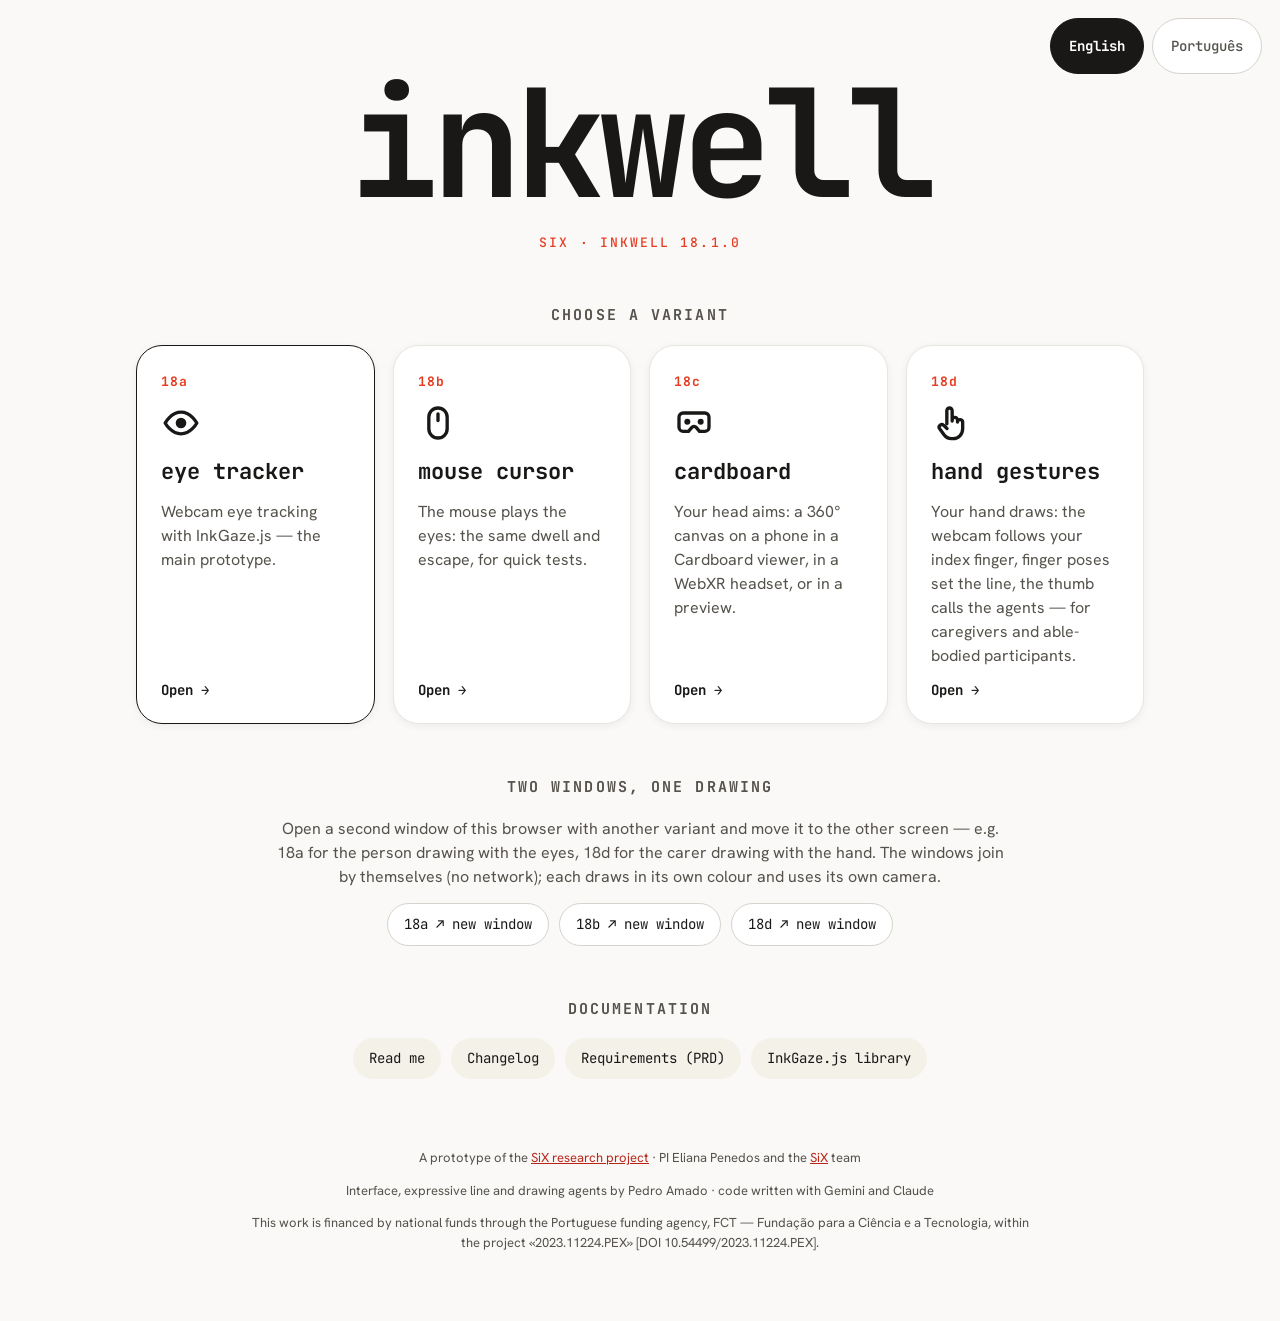
<file: index.html>
<!DOCTYPE html>
<html lang="en">
<head>
    <meta charset="UTF-8">
    <meta name="viewport" content="width=device-width, initial-scale=1, viewport-fit=cover">
    <title>Inkwell 18</title>
    <meta name="description" content="Inkwell 18 — the SiX gaze drawing studio in four variants, drawing together in two windows: webcam eye tracker (InkGaze.js), mouse cursor, Cardboard / WebXR with a 360° canvas, and hand gestures through the webcam (for caregivers).">
<!--
  Inkwell 18 — a prototype of the SiX research project «Drawing for Social Re-connectivity» (FBAUP · FCT 2023.11224.PEX),
  PI Eliana Penedos-Santiago and the SiX team · https://six.fba.up.pt/
  Interface, expressive line and drawing agents: Pedro Amado (FBAUP / i2ADS). Code written with Google Gemini and
  Anthropic Claude (Inkwell 16–18: Claude Opus 5.5, October 2026). Full credits: README.md.
-->
    <link rel="preconnect" href="https://fonts.googleapis.com">
    <link rel="preconnect" href="https://fonts.gstatic.com" crossorigin>
    <link href="https://fonts.googleapis.com/css2?family=Hanken+Grotesk:wght@400;500;600;700&family=JetBrains+Mono:wght@400;500;700&display=swap" rel="stylesheet">
    <link rel="stylesheet" href="css/inkwell.css?v=18.1.0">
    <link rel="icon" href="icon.svg" type="image/svg+xml">
    <link rel="manifest" href="manifest.json">
    <meta name="theme-color" content="#faf9f7">
    <style>
        html, body { overflow: auto; height: auto; min-height: 100%; }
        body { touch-action: auto; -webkit-user-select: auto; user-select: auto; }
        .chooser { max-width: 1040px; margin: 0 auto; padding: 72px 16px 56px; display: flex; flex-direction: column; align-items: center; }
        .chooser .logo { font-size: clamp(64px, 12vw, 150px); }
        .chooser h2 { font-family: var(--mono); font-size: 15px; letter-spacing: 0.14em; text-transform: uppercase; color: var(--ink-label); margin: 52px 0 18px; }
        .cards { display: grid; grid-template-columns: repeat(auto-fit, minmax(220px, 1fr)); gap: 18px; width: 100%; }
        .card { display: flex; flex-direction: column; gap: 12px; padding: 26px 24px 22px; border-radius: 26px; background: var(--surface-button); border: 1px solid var(--hairline); box-shadow: var(--shadow-rest); color: var(--ink); text-decoration: none; transition: box-shadow 0.15s, transform 0.15s; }
        .card:hover, .card:focus-visible { box-shadow: var(--shadow-panel); transform: translateY(-2px); outline: none; }
        .card:focus-visible { outline: 3px solid var(--red); outline-offset: 3px; }
        .card .tag { font-family: var(--mono); font-weight: 700; font-size: 13px; color: var(--red); letter-spacing: 0.08em; }
        .card .name { font-family: var(--mono); font-weight: 700; font-size: 22px; }
        .card svg { width: 40px; height: 40px; }
        .card p { margin: 0; color: var(--ink-label); font-size: 16px; flex: 1; }
        .card .go { font-family: var(--mono); font-weight: 700; font-size: 14px; color: var(--ink); }
        .card.main { border-color: var(--ink); }
        .docs { display: flex; flex-wrap: wrap; gap: 10px; justify-content: center; }
        .docs a { font-family: var(--mono); font-size: 14px; padding: 10px 16px; border-radius: 999px; background: var(--bg-panel); color: var(--ink); text-decoration: none; }
        .docs a:hover { background: var(--red-soft); }
        .chooser footer { margin-top: 56px; font-size: 13px; color: var(--ink-label); text-align: center; max-width: 60em; }
        .chooser .langs { position: fixed; }
        .together { max-width: 46em; margin: 0 0 14px; text-align: center; color: var(--ink-label); font-size: 16px; }
        .new-windows button { font-family: var(--mono); font-size: 14px; padding: 10px 16px; border-radius: 999px; border: 1px solid var(--divider); background: var(--surface-button); color: var(--ink); cursor: pointer; }
        .new-windows button:hover { background: var(--red-soft); }
    </style>
</head>
<body>
    <div class="langs" id="langs" role="group" aria-label="Language"></div>
    <main class="chooser">
        <h1 class="logo">inkwell</h1>
        <p class="kicker">SiX · Inkwell 18.1.0</p>
        <h2 data-i18n="chooser.title">Choose a variant</h2>
        <div class="cards">
            <a class="card main" href="inkwell-18a-eyetracker.html">
                <span class="tag">18a</span>
                <svg viewBox="0 0 24 24" aria-hidden="true"><path d="M2.5 12S6 5.5 12 5.5 21.5 12 21.5 12 18 18.5 12 18.5 2.5 12 2.5 12z" fill="none" stroke="currentColor" stroke-width="2" stroke-linejoin="round"/><circle cx="12" cy="12" r="3.2" fill="currentColor"/></svg>
                <span class="name" data-i18n="variant.a">eye tracker</span>
                <p data-i18n="chooser.a">Webcam eye tracking with InkGaze.js — the main prototype.</p>
                <span class="go"><span data-i18n="chooser.open">Open</span> →</span>
            </a>
            <a class="card" href="inkwell-18b-mouse-cursor.html">
                <span class="tag">18b</span>
                <svg viewBox="0 0 24 24" aria-hidden="true"><rect x="6.5" y="3" width="11" height="18" rx="5.5" fill="none" stroke="currentColor" stroke-width="2"/><path d="M12 6.5v4" stroke="currentColor" stroke-width="2" stroke-linecap="round"/></svg>
                <span class="name" data-i18n="variant.b">mouse cursor</span>
                <p data-i18n="chooser.b">The mouse plays the eyes: the same dwell and escape, for quick tests.</p>
                <span class="go"><span data-i18n="chooser.open">Open</span> →</span>
            </a>
            <a class="card" href="inkwell-18c-cardboard.html">
                <span class="tag">18c</span>
                <svg viewBox="0 0 24 24" aria-hidden="true"><path d="M3 8.5c0-1.4 1.1-2.5 2.5-2.5h13c1.4 0 2.5 1.1 2.5 2.5v6c0 1.4-1.1 2.5-2.5 2.5h-3.2l-2-2.4a1.7 1.7 0 0 0-2.6 0L8.7 17H5.5A2.5 2.5 0 0 1 3 14.5z" fill="none" stroke="currentColor" stroke-width="2"/><circle cx="8" cy="11.3" r="1.8" fill="currentColor"/><circle cx="16" cy="11.3" r="1.8" fill="currentColor"/></svg>
                <span class="name" data-i18n="variant.c">cardboard</span>
                <p data-i18n="chooser.c">Your head aims: a 360° canvas on a phone in a Cardboard viewer, in a WebXR headset, or in a preview.</p>
                <span class="go"><span data-i18n="chooser.open">Open</span> →</span>
            </a>
            <a class="card" href="inkwell-18d-hand-gestures.html">
                <span class="tag">18d</span>
                <svg viewBox="0 0 24 24" aria-hidden="true"><path d="M9.5 12.5V4.6a1.6 1.6 0 0 1 3.2 0v6.2m0-.6a1.6 1.6 0 0 1 3.2 0v1.2m0-.4a1.6 1.6 0 0 1 3.1.4v4.1c0 3.3-2.5 5.9-5.8 5.9h-.9a5.6 5.6 0 0 1-4.5-2.3l-2.6-3.6a1.6 1.6 0 0 1 2.4-2.1l2 1.9" fill="none" stroke="currentColor" stroke-width="2" stroke-linecap="round" stroke-linejoin="round"/></svg>
                <span class="name" data-i18n="variant.d">hand gestures</span>
                <p data-i18n="chooser.d">Your hand draws: the webcam follows your index finger, finger poses set the line, the thumb calls the agents — for caregivers and able-bodied participants.</p>
                <span class="go"><span data-i18n="chooser.open">Open</span> →</span>
            </a>
        </div>
        <h2 data-i18n="chooser.togetherTitle">Two windows, one drawing</h2>
        <p class="together" data-i18n="chooser.two">Open a second window of this browser with another variant and move it to the other screen — e.g. 18a for the person drawing with the eyes, 18d for the carer drawing with the hand. The windows join by themselves (no network); each draws in its own colour and uses its own camera.</p>
        <nav class="docs new-windows" aria-label="Open in a new window">
            <button type="button" data-open="inkwell-18a-eyetracker.html">18a ↗ <span data-i18n="chooser.newWindow">new window</span></button>
            <button type="button" data-open="inkwell-18b-mouse-cursor.html">18b ↗ <span data-i18n="chooser.newWindow">new window</span></button>
            <button type="button" data-open="inkwell-18d-hand-gestures.html">18d ↗ <span data-i18n="chooser.newWindow">new window</span></button>
        </nav>
        <h2 data-i18n="chooser.docs">Documentation</h2>
        <nav class="docs">
            <a href="README.md" data-i18n="chooser.readme">Read me</a>
            <a href="CHANGELOG.md" data-i18n="chooser.changelog">Changelog</a>
            <a href="Inkwell%2018%20%E2%80%94%20Product%20Requirements%20Document%20(PRD).md" data-i18n="chooser.prd">Requirements (PRD)</a>
            <a href="lib/inkgaze.js" data-i18n="chooser.inkgaze">InkGaze.js library</a>
        </nav>
        <footer>
            <p data-i18n-html="splash.credit1">A prototype of the <a href="https://six.fba.up.pt/" target="_blank" rel="noopener">SiX research project</a> · PI Eliana Penedos and the <a href="https://six.fba.up.pt/" target="_blank" rel="noopener">SiX</a> team</p>
            <p data-i18n-html="splash.credit2">Interface, expressive line and drawing agents by Pedro Amado · code written with Gemini and Claude</p>
            <p lang="en">This work is financed by national funds through the Portuguese funding agency, FCT — Fundação para a Ciência e a Tecnologia, within the project «2023.11224.PEX» [DOI 10.54499/2023.11224.PEX].</p>
        </footer>
    </main>
    <script type="module">
        import { initI18n, languages, lang, setLanguage, applyDom } from './js/i18n.js?v=18.1.0';
        const box = document.getElementById('langs');
        function chips() {
            box.textContent = '';
            for (const l of languages()) {
                const b = document.createElement('button');
                b.type = 'button'; b.className = 'lang-chip' + (l.code === lang() ? ' on' : ''); b.lang = l.code; b.textContent = l.nativeName;
                b.setAttribute('aria-pressed', l.code === lang() ? 'true' : 'false');
                b.addEventListener('click', () => setLanguage(l.code).then(chips));
                box.append(b);
            }
        }
        initI18n().then(() => { applyDom(); chips(); }).catch(() => { /* the English page stays */ });
        // a separate window (to drag to the second screen); every click opens one more
        let nth = 0;
        for (const b of document.querySelectorAll('[data-open]')) b.addEventListener('click', () => {
            const w = Math.min(1280, screen.availWidth), h = Math.min(860, screen.availHeight);
            window.open(b.dataset.open, 'inkwell18-' + Date.now() + '-' + (nth++), `popup=yes,width=${w},height=${h},left=${40 + 30 * nth},top=${40 + 30 * nth}`);
        });
    </script>
</body>
</html>
</file>
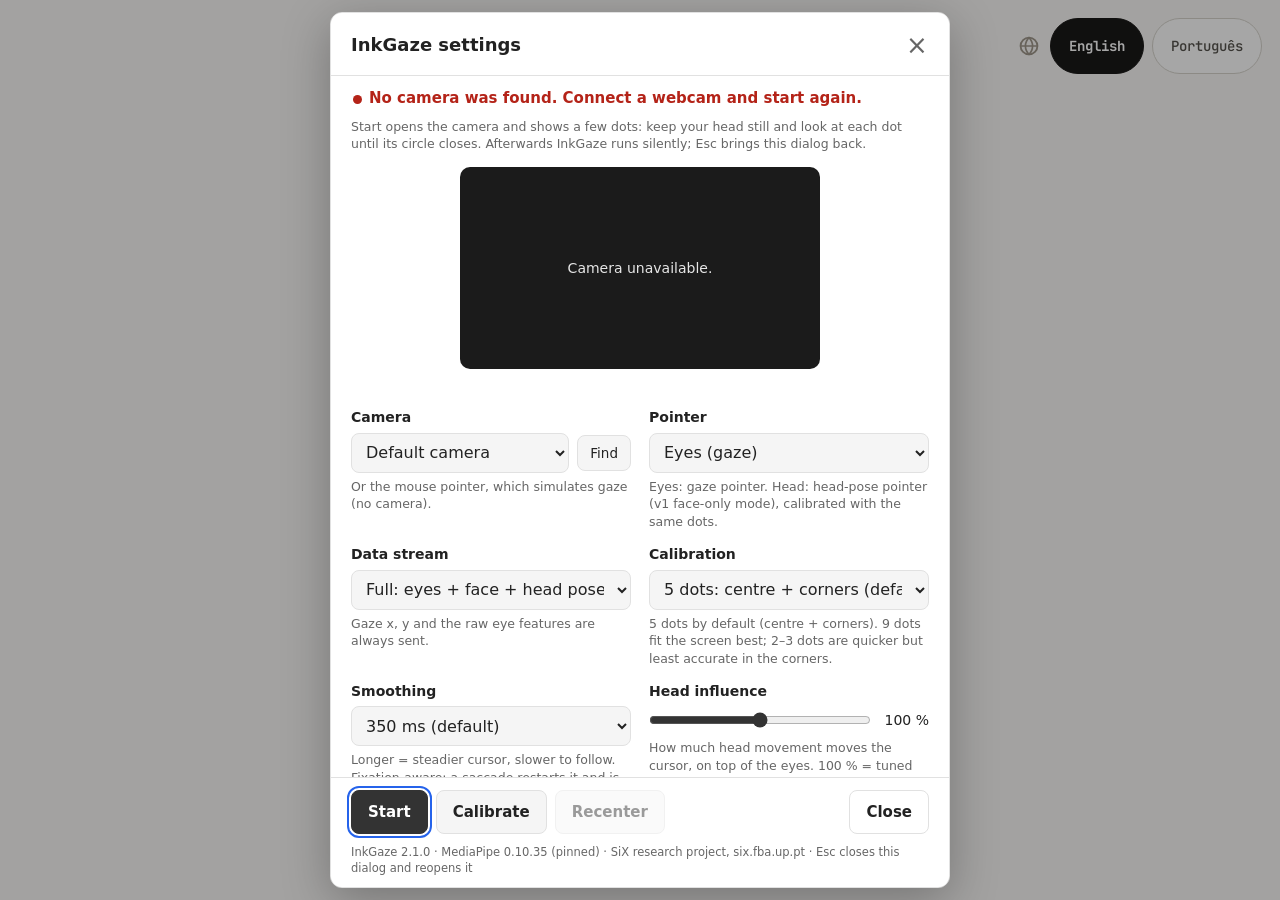
<file: inkwell-16a-eyetracker.html>
<!DOCTYPE html>
<html lang="en">
<head>
    <meta charset="UTF-8">
    <meta name="viewport" content="width=device-width, initial-scale=1, maximum-scale=1, user-scalable=no, viewport-fit=cover">
    <title>Inkwell 16a · eye tracker</title>
    <meta name="description" content="Gaze drawing with a webcam eye tracker (InkGaze.js): dwell-operated menu, escape-saccade stop, autonomous ink agents. SiX research project.">
<!--
  Inkwell 16 — a prototype of the SiX research project «Drawing for Social Re-connectivity» (FBAUP · FCT 2023.11224.PEX),
  PI Eliana Penedos-Santiago and the SiX team · https://six.fba.up.pt/
  Interface, expressive line and drawing agents: Pedro Amado (FBAUP / i2ADS). Code written with Google Gemini and
  Anthropic Claude (Inkwell 16: Claude Opus 5.5, October 2026). Full credits: README.md.
  This work is financed by national funds through the Portuguese funding agency, FCT — Fundação para a Ciência e a
  Tecnologia, within the project «2023.11224.PEX» [DOI 10.54499/2023.11224.PEX].
-->
    <link rel="preconnect" href="https://fonts.googleapis.com">
    <link rel="preconnect" href="https://fonts.gstatic.com" crossorigin>
    <link href="https://fonts.googleapis.com/css2?family=Bricolage+Grotesque:opsz,wght@12..96,400..800&family=Hanken+Grotesk:wght@400;500;600;700&family=JetBrains+Mono:wght@400;500;700&display=swap" rel="stylesheet">
    <link rel="stylesheet" href="lib/inkgaze.css?v=2.1.0">
    <link rel="stylesheet" href="css/inkwell.css?v=16.1.0">
    <link rel="manifest" href="manifest.json">
    <link rel="icon" href="icon.svg" type="image/svg+xml">
    <meta name="theme-color" content="#faf9f7">
    <meta name="apple-mobile-web-app-capable" content="yes">
    <meta name="mobile-web-app-capable" content="yes">
</head>
<body>
    <div id="stage"><div id="paper"></div></div>
    <div id="screens"></div>
    <canvas id="overlay" aria-hidden="true"></canvas>
    <div id="orbit" hidden aria-hidden="true">
        <div class="orbit-plane"></div>
        <div class="orbit-hud">
            <p class="orbit-title" data-i18n="orbit.title">3D analysis view · experimental</p>
            <p data-i18n="orbit.keys">orbit o/l pitch · k/ç yaw · a/d roll · w/s zoom · p back</p>
            <p class="orbit-readout">—</p>
        </div>
    </div>
    <noscript><p style="padding:24px;font-family:monospace">Inkwell needs JavaScript (and a recent Chrome, Edge or Safari).</p></noscript>
    <script src="lib/inkgaze.js?v=2.1.0"></script>
    <script type="module">
        import { boot } from './js/main.js?v=16.1.0';
        boot('a');
    </script>
</body>
</html>
</file>
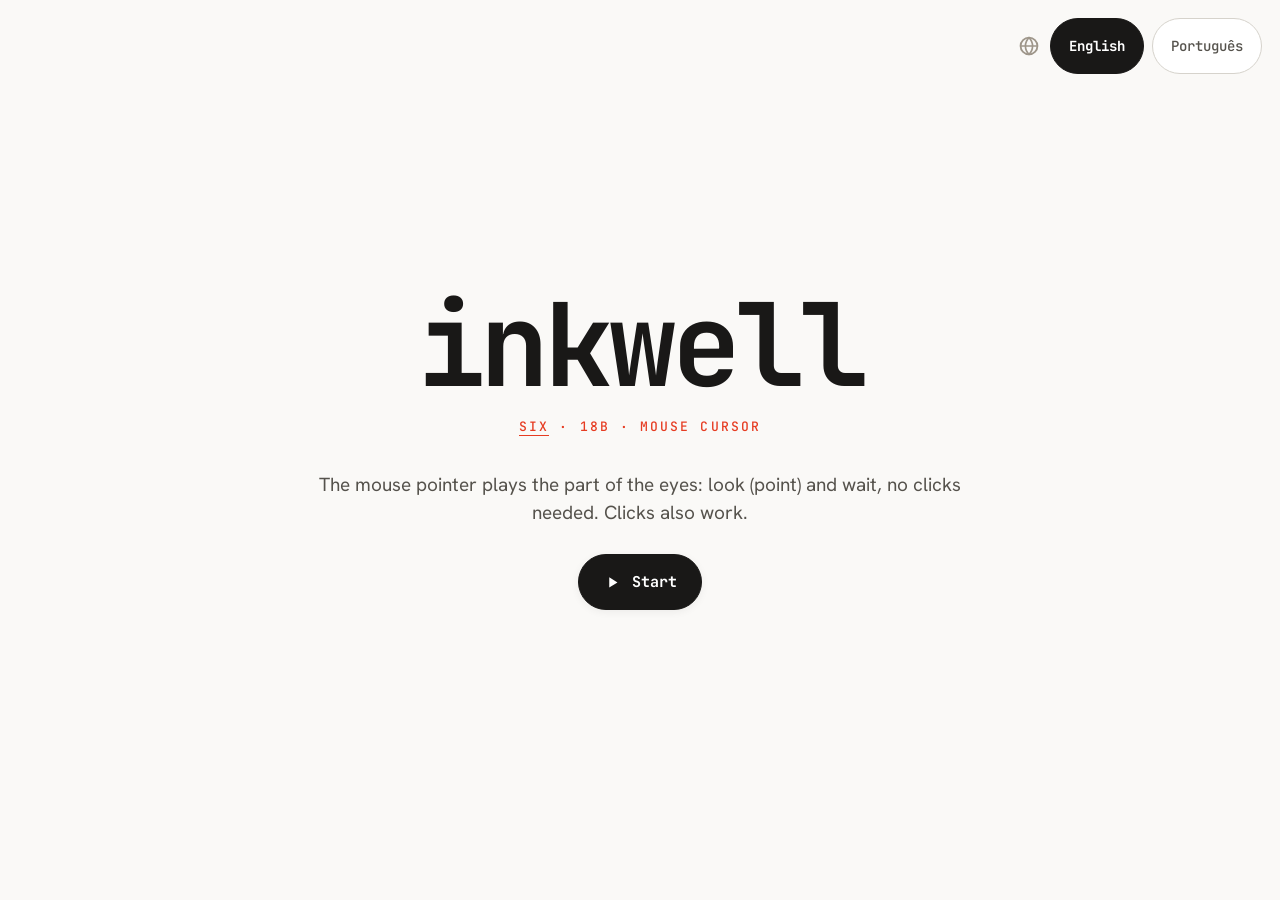
<file: inkwell-16b-mouse-cursor.html>
<!DOCTYPE html>
<html lang="en">
<head>
    <meta charset="UTF-8">
    <meta name="viewport" content="width=device-width, initial-scale=1, maximum-scale=1, user-scalable=no, viewport-fit=cover">
    <title>Inkwell 16b · mouse cursor</title>
    <meta name="description" content="The Inkwell gaze drawing studio driven by the mouse pointer, with the same dwell and escape behaviours as the eye-tracker version. SiX research project.">
<!--
  Inkwell 16 — a prototype of the SiX research project «Drawing for Social Re-connectivity» (FBAUP · FCT 2023.11224.PEX),
  PI Eliana Penedos-Santiago and the SiX team · https://six.fba.up.pt/
  Interface, expressive line and drawing agents: Pedro Amado (FBAUP / i2ADS). Code written with Google Gemini and
  Anthropic Claude (Inkwell 16: Claude Opus 5.5, October 2026). Full credits: README.md.
  This work is financed by national funds through the Portuguese funding agency, FCT — Fundação para a Ciência e a
  Tecnologia, within the project «2023.11224.PEX» [DOI 10.54499/2023.11224.PEX].
-->
    <link rel="preconnect" href="https://fonts.googleapis.com">
    <link rel="preconnect" href="https://fonts.gstatic.com" crossorigin>
    <link href="https://fonts.googleapis.com/css2?family=Bricolage+Grotesque:opsz,wght@12..96,400..800&family=Hanken+Grotesk:wght@400;500;600;700&family=JetBrains+Mono:wght@400;500;700&display=swap" rel="stylesheet">
    <link rel="stylesheet" href="lib/inkgaze.css?v=2.1.0">
    <link rel="stylesheet" href="css/inkwell.css?v=16.1.0">
    <link rel="manifest" href="manifest.json">
    <link rel="icon" href="icon.svg" type="image/svg+xml">
    <meta name="theme-color" content="#faf9f7">
    <meta name="apple-mobile-web-app-capable" content="yes">
    <meta name="mobile-web-app-capable" content="yes">
</head>
<body>
    <div id="stage"><div id="paper"></div></div>
    <div id="screens"></div>
    <canvas id="overlay" aria-hidden="true"></canvas>
    <div id="orbit" hidden aria-hidden="true">
        <div class="orbit-plane"></div>
        <div class="orbit-hud">
            <p class="orbit-title" data-i18n="orbit.title">3D analysis view · experimental</p>
            <p data-i18n="orbit.keys">orbit o/l pitch · k/ç yaw · a/d roll · w/s zoom · p back</p>
            <p class="orbit-readout">—</p>
        </div>
    </div>
    <noscript><p style="padding:24px;font-family:monospace">Inkwell needs JavaScript (and a recent Chrome, Edge or Safari).</p></noscript>
    <script src="lib/inkgaze.js?v=2.1.0"></script>
    <script type="module">
        import { boot } from './js/main.js?v=16.1.0';
        boot('b');
    </script>
</body>
</html>
</file>
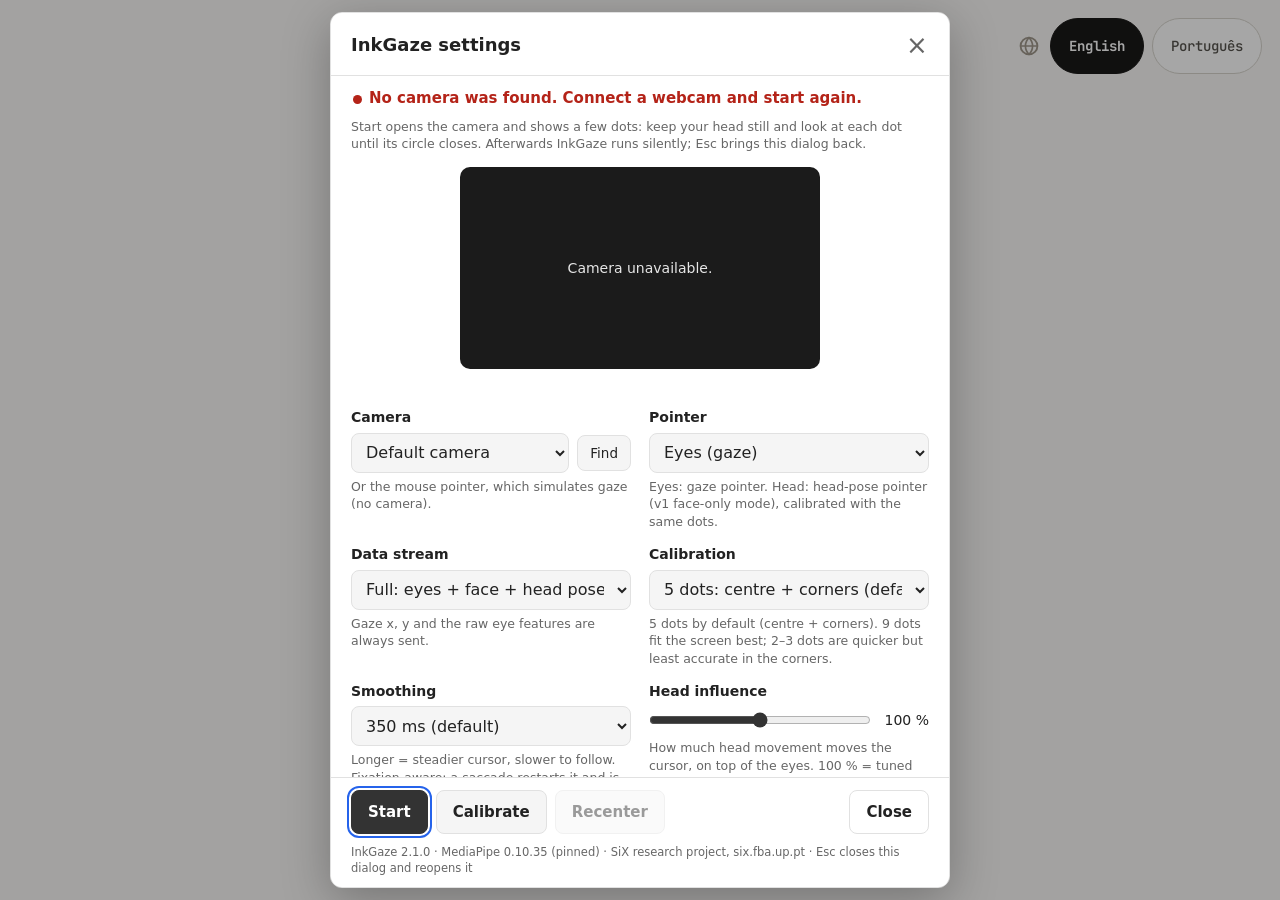
<file: inkwell-17a-eyetracker.html>
<!DOCTYPE html>
<html lang="en">
<head>
    <meta charset="UTF-8">
    <meta name="viewport" content="width=device-width, initial-scale=1, maximum-scale=1, user-scalable=no, viewport-fit=cover">
    <title>Inkwell 17a · eye tracker</title>
    <meta name="description" content="Gaze drawing with a webcam eye tracker (InkGaze.js): dwell-operated menu, escape-saccade stop, autonomous ink agents. SiX research project.">
<!--
  Inkwell 17 — a prototype of the SiX research project «Drawing for Social Re-connectivity» (FBAUP · FCT 2023.11224.PEX),
  PI Eliana Penedos-Santiago and the SiX team · https://six.fba.up.pt/
  Interface, expressive line and drawing agents: Pedro Amado (FBAUP / i2ADS). Code written with Google Gemini and
  Anthropic Claude (Inkwell 16–17: Claude Opus 5.5, October 2026). Full credits: README.md.
  This work is financed by national funds through the Portuguese funding agency, FCT — Fundação para a Ciência e a
  Tecnologia, within the project «2023.11224.PEX» [DOI 10.54499/2023.11224.PEX].
-->
    <link rel="preconnect" href="https://fonts.googleapis.com">
    <link rel="preconnect" href="https://fonts.gstatic.com" crossorigin>
    <link href="https://fonts.googleapis.com/css2?family=Bricolage+Grotesque:opsz,wght@12..96,400..800&family=Hanken+Grotesk:wght@400;500;600;700&family=JetBrains+Mono:wght@400;500;700&display=swap" rel="stylesheet">
    <link rel="stylesheet" href="lib/inkgaze.css?v=2.1.0">
    <link rel="stylesheet" href="css/inkwell.css?v=17.1.0">
    <link rel="manifest" href="manifest.json">
    <link rel="icon" href="icon.svg" type="image/svg+xml">
    <meta name="theme-color" content="#faf9f7">
    <meta name="apple-mobile-web-app-capable" content="yes">
    <meta name="mobile-web-app-capable" content="yes">
</head>
<body>
    <div id="stage"><div id="paper"></div></div>
    <div id="screens"></div>
    <canvas id="overlay" aria-hidden="true"></canvas>
    <div id="orbit" hidden aria-hidden="true">
        <div class="orbit-plane"></div>
        <div class="orbit-hud">
            <p class="orbit-title" data-i18n="orbit.title">3D analysis view · experimental</p>
            <p data-i18n="orbit.keys">orbit o/l pitch · k/ç yaw · a/d roll · w/s zoom · p back</p>
            <p class="orbit-readout">—</p>
        </div>
    </div>
    <noscript><p style="padding:24px;font-family:monospace">Inkwell needs JavaScript (and a recent Chrome, Edge or Safari).</p></noscript>
    <script src="lib/inkgaze.js?v=2.1.0"></script>
    <script type="module">
        import { boot } from './js/main.js?v=17.1.0';
        boot('a');
    </script>
</body>
</html>
</file>
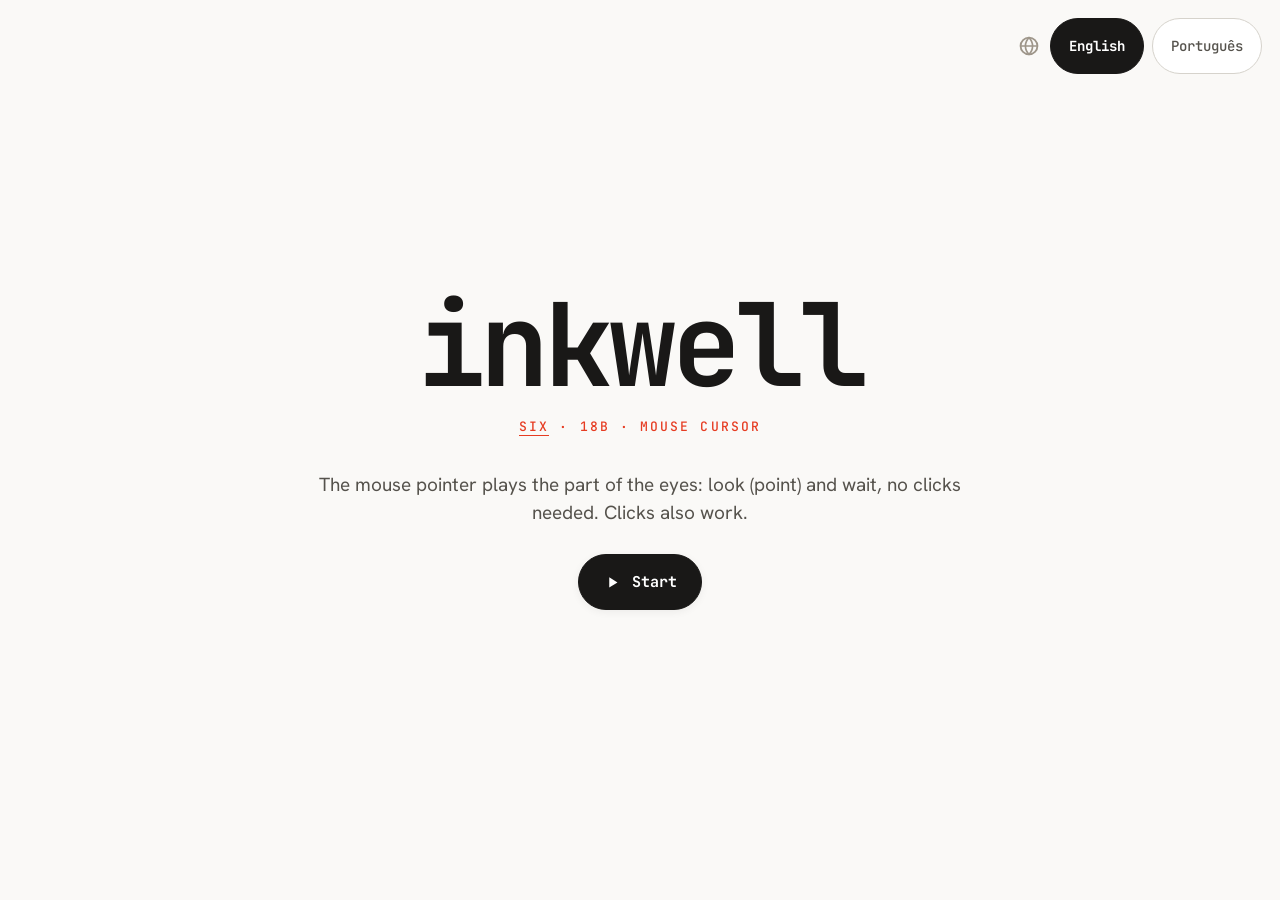
<file: inkwell-17b-mouse-cursor.html>
<!DOCTYPE html>
<html lang="en">
<head>
    <meta charset="UTF-8">
    <meta name="viewport" content="width=device-width, initial-scale=1, maximum-scale=1, user-scalable=no, viewport-fit=cover">
    <title>Inkwell 17b · mouse cursor</title>
    <meta name="description" content="The Inkwell gaze drawing studio driven by the mouse pointer, with the same dwell and escape behaviours as the eye-tracker version. SiX research project.">
<!--
  Inkwell 17 — a prototype of the SiX research project «Drawing for Social Re-connectivity» (FBAUP · FCT 2023.11224.PEX),
  PI Eliana Penedos-Santiago and the SiX team · https://six.fba.up.pt/
  Interface, expressive line and drawing agents: Pedro Amado (FBAUP / i2ADS). Code written with Google Gemini and
  Anthropic Claude (Inkwell 16–17: Claude Opus 5.5, October 2026). Full credits: README.md.
  This work is financed by national funds through the Portuguese funding agency, FCT — Fundação para a Ciência e a
  Tecnologia, within the project «2023.11224.PEX» [DOI 10.54499/2023.11224.PEX].
-->
    <link rel="preconnect" href="https://fonts.googleapis.com">
    <link rel="preconnect" href="https://fonts.gstatic.com" crossorigin>
    <link href="https://fonts.googleapis.com/css2?family=Bricolage+Grotesque:opsz,wght@12..96,400..800&family=Hanken+Grotesk:wght@400;500;600;700&family=JetBrains+Mono:wght@400;500;700&display=swap" rel="stylesheet">
    <link rel="stylesheet" href="lib/inkgaze.css?v=2.1.0">
    <link rel="stylesheet" href="css/inkwell.css?v=17.1.0">
    <link rel="manifest" href="manifest.json">
    <link rel="icon" href="icon.svg" type="image/svg+xml">
    <meta name="theme-color" content="#faf9f7">
    <meta name="apple-mobile-web-app-capable" content="yes">
    <meta name="mobile-web-app-capable" content="yes">
</head>
<body>
    <div id="stage"><div id="paper"></div></div>
    <div id="screens"></div>
    <canvas id="overlay" aria-hidden="true"></canvas>
    <div id="orbit" hidden aria-hidden="true">
        <div class="orbit-plane"></div>
        <div class="orbit-hud">
            <p class="orbit-title" data-i18n="orbit.title">3D analysis view · experimental</p>
            <p data-i18n="orbit.keys">orbit o/l pitch · k/ç yaw · a/d roll · w/s zoom · p back</p>
            <p class="orbit-readout">—</p>
        </div>
    </div>
    <noscript><p style="padding:24px;font-family:monospace">Inkwell needs JavaScript (and a recent Chrome, Edge or Safari).</p></noscript>
    <script src="lib/inkgaze.js?v=2.1.0"></script>
    <script type="module">
        import { boot } from './js/main.js?v=17.1.0';
        boot('b');
    </script>
</body>
</html>
</file>
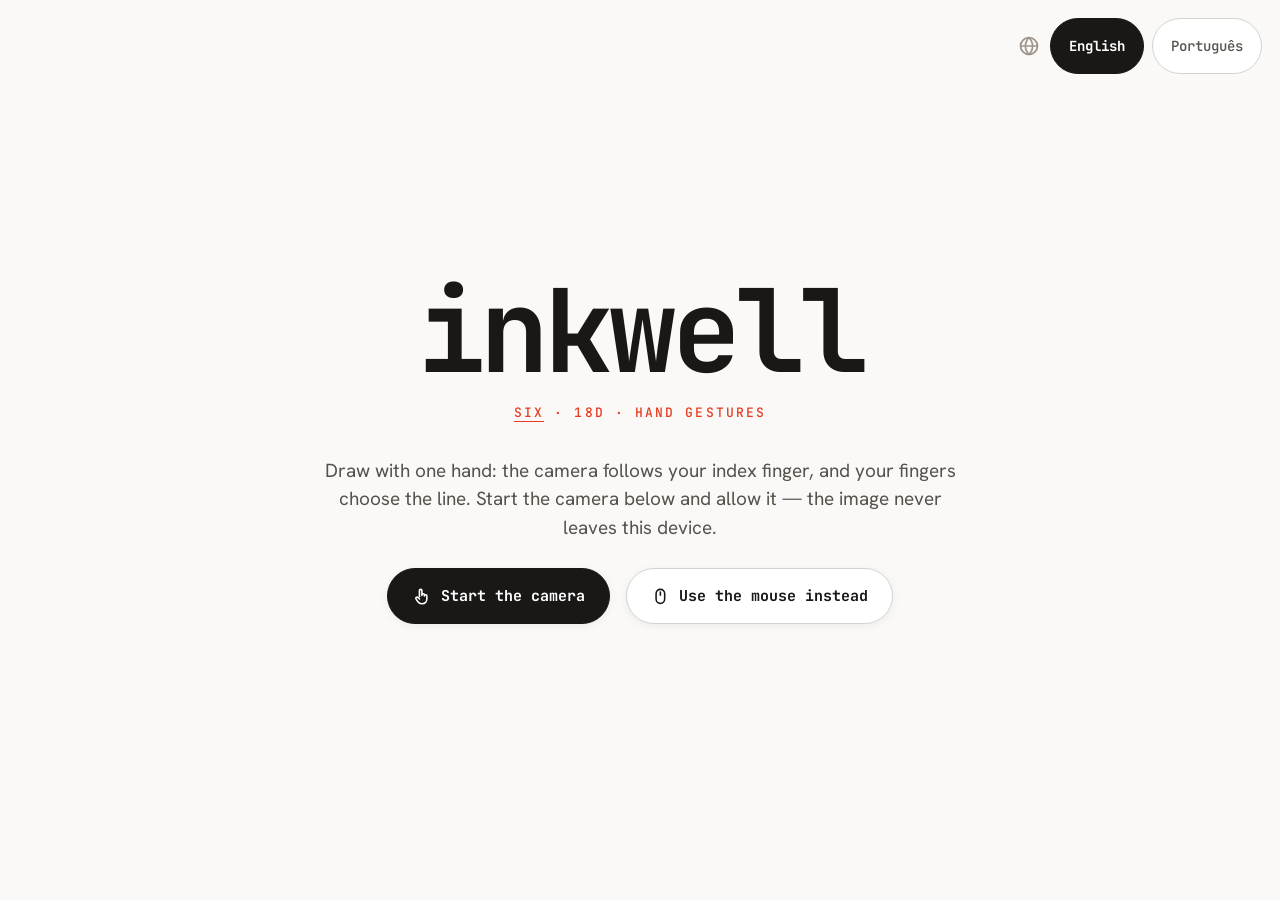
<file: inkwell-17d-hand-gestures.html>
<!DOCTYPE html>
<html lang="en">
<head>
    <meta charset="UTF-8">
    <meta name="viewport" content="width=device-width, initial-scale=1, maximum-scale=1, user-scalable=no, viewport-fit=cover">
    <title>Inkwell 17d · hand gestures</title>
    <meta name="description" content="Drawing with hand gestures through the webcam (MediaPipe hands): the index fingertip is the cursor, finger poses set the line, the thumb calls drawing agents, an open-hand wave clears. The caregiver variant of the SiX gaze drawing studio.">
<!--
  Inkwell 17 — a prototype of the SiX research project «Drawing for Social Re-connectivity» (FBAUP · FCT 2023.11224.PEX),
  PI Eliana Penedos-Santiago and the SiX team · https://six.fba.up.pt/
  Interface, expressive line and drawing agents: Pedro Amado (FBAUP / i2ADS). Code written with Google Gemini and
  Anthropic Claude (Inkwell 16–17: Claude Opus 5.5, October 2026). Full credits: README.md.
  This work is financed by national funds through the Portuguese funding agency, FCT — Fundação para a Ciência e a
  Tecnologia, within the project «2023.11224.PEX» [DOI 10.54499/2023.11224.PEX].
-->
    <link rel="preconnect" href="https://fonts.googleapis.com">
    <link rel="preconnect" href="https://fonts.gstatic.com" crossorigin>
    <link href="https://fonts.googleapis.com/css2?family=Bricolage+Grotesque:opsz,wght@12..96,400..800&family=Hanken+Grotesk:wght@400;500;600;700&family=JetBrains+Mono:wght@400;500;700&display=swap" rel="stylesheet">
    <link rel="stylesheet" href="css/inkwell.css?v=17.1.0">
    <link rel="manifest" href="manifest.json">
    <link rel="icon" href="icon.svg" type="image/svg+xml">
    <meta name="theme-color" content="#faf9f7">
    <meta name="apple-mobile-web-app-capable" content="yes">
    <meta name="mobile-web-app-capable" content="yes">
</head>
<body>
    <div id="stage"><div id="paper"></div></div>
    <div id="screens"></div>
    <canvas id="overlay" aria-hidden="true"></canvas>
    <div id="orbit" hidden aria-hidden="true">
        <div class="orbit-plane"></div>
        <div class="orbit-hud">
            <p class="orbit-title" data-i18n="orbit.title">3D analysis view · experimental</p>
            <p data-i18n="orbit.keys">orbit o/l pitch · k/ç yaw · a/d roll · w/s zoom · p back</p>
            <p class="orbit-readout">—</p>
        </div>
    </div>
    <noscript><p style="padding:24px;font-family:monospace">Inkwell needs JavaScript (and a recent Chrome, Edge or Safari).</p></noscript>
    <script type="module">
        import { boot } from './js/main.js?v=17.1.0';
        boot('d');
    </script>
</body>
</html>
</file>
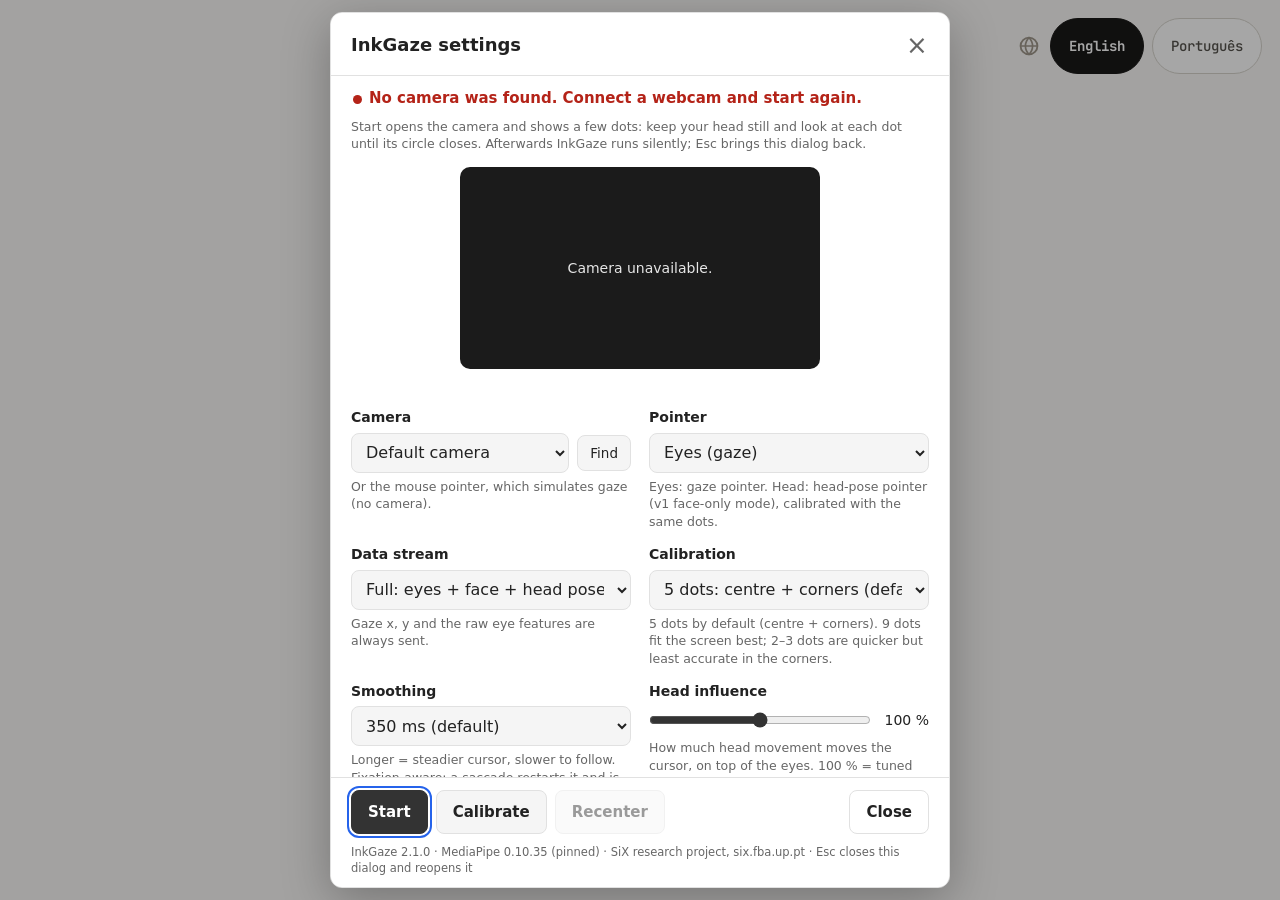
<file: inkwell-18a-eyetracker.html>
<!DOCTYPE html>
<html lang="en">
<head>
    <meta charset="UTF-8">
    <meta name="viewport" content="width=device-width, initial-scale=1, maximum-scale=1, user-scalable=no, viewport-fit=cover">
    <title>Inkwell 18a · eye tracker</title>
    <meta name="description" content="Gaze drawing with a webcam eye tracker (InkGaze.js): dwell-operated menu, escape-saccade stop, autonomous ink agents. SiX research project.">
<!--
  Inkwell 18 — a prototype of the SiX research project «Drawing for Social Re-connectivity» (FBAUP · FCT 2023.11224.PEX),
  PI Eliana Penedos-Santiago and the SiX team · https://six.fba.up.pt/
  Interface, expressive line and drawing agents: Pedro Amado (FBAUP / i2ADS). Code written with Google Gemini and
  Anthropic Claude (Inkwell 16–18: Claude Opus 5.5, October 2026). Full credits: README.md.
  This work is financed by national funds through the Portuguese funding agency, FCT — Fundação para a Ciência e a
  Tecnologia, within the project «2023.11224.PEX» [DOI 10.54499/2023.11224.PEX].
-->
    <link rel="preconnect" href="https://fonts.googleapis.com">
    <link rel="preconnect" href="https://fonts.gstatic.com" crossorigin>
    <link href="https://fonts.googleapis.com/css2?family=Bricolage+Grotesque:opsz,wght@12..96,400..800&family=Hanken+Grotesk:wght@400;500;600;700&family=JetBrains+Mono:wght@400;500;700&display=swap" rel="stylesheet">
    <link rel="stylesheet" href="lib/inkgaze.css?v=2.1.0">
    <link rel="stylesheet" href="css/inkwell.css?v=18.1.0">
    <link rel="manifest" href="manifest.json">
    <link rel="icon" href="icon.svg" type="image/svg+xml">
    <meta name="theme-color" content="#faf9f7">
    <meta name="apple-mobile-web-app-capable" content="yes">
    <meta name="mobile-web-app-capable" content="yes">
</head>
<body>
    <div id="stage"><div id="paper"></div></div>
    <div id="screens"></div>
    <canvas id="overlay" aria-hidden="true"></canvas>
    <div id="orbit" hidden aria-hidden="true">
        <div class="orbit-plane"></div>
        <div class="orbit-hud">
            <p class="orbit-title" data-i18n="orbit.title">3D analysis view · experimental</p>
            <p data-i18n="orbit.keys">orbit o/l pitch · k/ç yaw · a/d roll · w/s zoom · p back</p>
            <p class="orbit-readout">—</p>
        </div>
    </div>
    <noscript><p style="padding:24px;font-family:monospace">Inkwell needs JavaScript (and a recent Chrome, Edge or Safari).</p></noscript>
    <script src="lib/inkgaze.js?v=2.1.0"></script>
    <script type="module">
        import { boot } from './js/main.js?v=18.1.0';
        boot('a');
    </script>
</body>
</html>
</file>
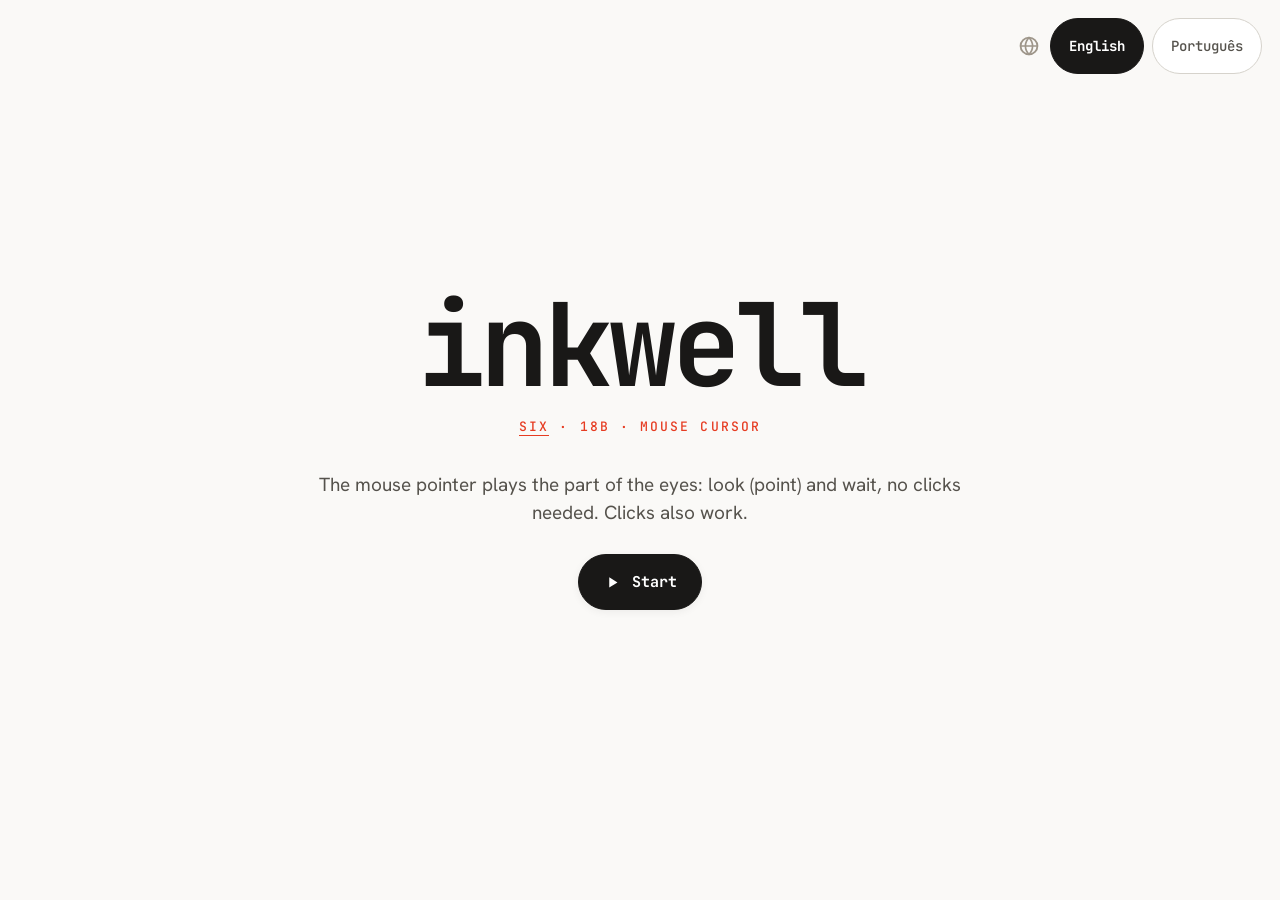
<file: inkwell-18b-mouse-cursor.html>
<!DOCTYPE html>
<html lang="en">
<head>
    <meta charset="UTF-8">
    <meta name="viewport" content="width=device-width, initial-scale=1, maximum-scale=1, user-scalable=no, viewport-fit=cover">
    <title>Inkwell 18b · mouse cursor</title>
    <meta name="description" content="The Inkwell gaze drawing studio driven by the mouse pointer, with the same dwell and escape behaviours as the eye-tracker version. SiX research project.">
<!--
  Inkwell 18 — a prototype of the SiX research project «Drawing for Social Re-connectivity» (FBAUP · FCT 2023.11224.PEX),
  PI Eliana Penedos-Santiago and the SiX team · https://six.fba.up.pt/
  Interface, expressive line and drawing agents: Pedro Amado (FBAUP / i2ADS). Code written with Google Gemini and
  Anthropic Claude (Inkwell 16–18: Claude Opus 5.5, October 2026). Full credits: README.md.
  This work is financed by national funds through the Portuguese funding agency, FCT — Fundação para a Ciência e a
  Tecnologia, within the project «2023.11224.PEX» [DOI 10.54499/2023.11224.PEX].
-->
    <link rel="preconnect" href="https://fonts.googleapis.com">
    <link rel="preconnect" href="https://fonts.gstatic.com" crossorigin>
    <link href="https://fonts.googleapis.com/css2?family=Bricolage+Grotesque:opsz,wght@12..96,400..800&family=Hanken+Grotesk:wght@400;500;600;700&family=JetBrains+Mono:wght@400;500;700&display=swap" rel="stylesheet">
    <link rel="stylesheet" href="lib/inkgaze.css?v=2.1.0">
    <link rel="stylesheet" href="css/inkwell.css?v=18.1.0">
    <link rel="manifest" href="manifest.json">
    <link rel="icon" href="icon.svg" type="image/svg+xml">
    <meta name="theme-color" content="#faf9f7">
    <meta name="apple-mobile-web-app-capable" content="yes">
    <meta name="mobile-web-app-capable" content="yes">
</head>
<body>
    <div id="stage"><div id="paper"></div></div>
    <div id="screens"></div>
    <canvas id="overlay" aria-hidden="true"></canvas>
    <div id="orbit" hidden aria-hidden="true">
        <div class="orbit-plane"></div>
        <div class="orbit-hud">
            <p class="orbit-title" data-i18n="orbit.title">3D analysis view · experimental</p>
            <p data-i18n="orbit.keys">orbit o/l pitch · k/ç yaw · a/d roll · w/s zoom · p back</p>
            <p class="orbit-readout">—</p>
        </div>
    </div>
    <noscript><p style="padding:24px;font-family:monospace">Inkwell needs JavaScript (and a recent Chrome, Edge or Safari).</p></noscript>
    <script src="lib/inkgaze.js?v=2.1.0"></script>
    <script type="module">
        import { boot } from './js/main.js?v=18.1.0';
        boot('b');
    </script>
</body>
</html>
</file>
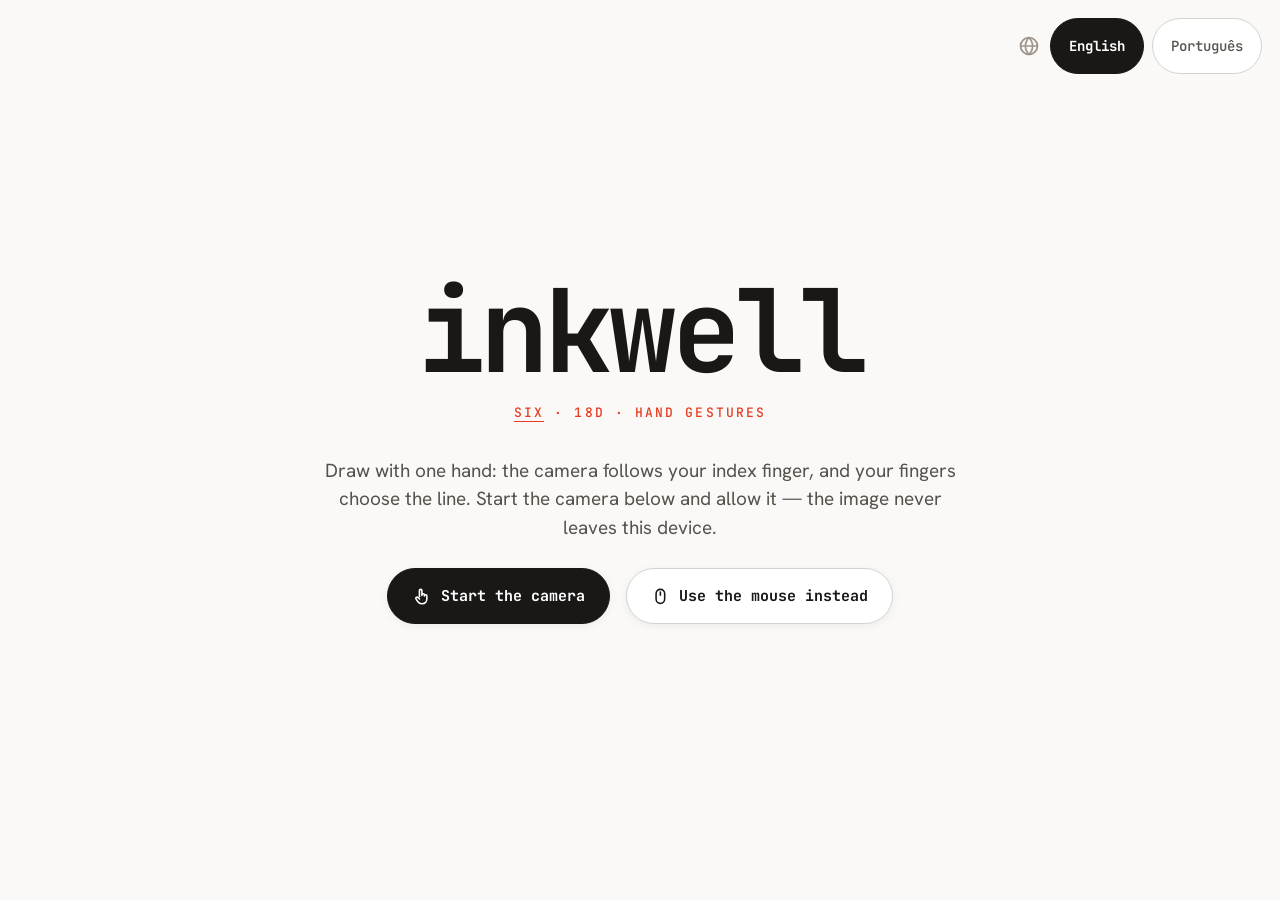
<file: inkwell-18d-hand-gestures.html>
<!DOCTYPE html>
<html lang="en">
<head>
    <meta charset="UTF-8">
    <meta name="viewport" content="width=device-width, initial-scale=1, maximum-scale=1, user-scalable=no, viewport-fit=cover">
    <title>Inkwell 18d · hand gestures</title>
    <meta name="description" content="Drawing with hand gestures through the webcam (MediaPipe hands): the index fingertip is the cursor, finger poses set the line, the thumb calls drawing agents, an open-hand wave clears. The caregiver variant of the SiX gaze drawing studio.">
<!--
  Inkwell 18 — a prototype of the SiX research project «Drawing for Social Re-connectivity» (FBAUP · FCT 2023.11224.PEX),
  PI Eliana Penedos-Santiago and the SiX team · https://six.fba.up.pt/
  Interface, expressive line and drawing agents: Pedro Amado (FBAUP / i2ADS). Code written with Google Gemini and
  Anthropic Claude (Inkwell 16–18: Claude Opus 5.5, October 2026). Full credits: README.md.
  This work is financed by national funds through the Portuguese funding agency, FCT — Fundação para a Ciência e a
  Tecnologia, within the project «2023.11224.PEX» [DOI 10.54499/2023.11224.PEX].
-->
    <link rel="preconnect" href="https://fonts.googleapis.com">
    <link rel="preconnect" href="https://fonts.gstatic.com" crossorigin>
    <link href="https://fonts.googleapis.com/css2?family=Bricolage+Grotesque:opsz,wght@12..96,400..800&family=Hanken+Grotesk:wght@400;500;600;700&family=JetBrains+Mono:wght@400;500;700&display=swap" rel="stylesheet">
    <link rel="stylesheet" href="css/inkwell.css?v=18.1.0">
    <link rel="manifest" href="manifest.json">
    <link rel="icon" href="icon.svg" type="image/svg+xml">
    <meta name="theme-color" content="#faf9f7">
    <meta name="apple-mobile-web-app-capable" content="yes">
    <meta name="mobile-web-app-capable" content="yes">
</head>
<body>
    <div id="stage"><div id="paper"></div></div>
    <div id="screens"></div>
    <canvas id="overlay" aria-hidden="true"></canvas>
    <div id="orbit" hidden aria-hidden="true">
        <div class="orbit-plane"></div>
        <div class="orbit-hud">
            <p class="orbit-title" data-i18n="orbit.title">3D analysis view · experimental</p>
            <p data-i18n="orbit.keys">orbit o/l pitch · k/ç yaw · a/d roll · w/s zoom · p back</p>
            <p class="orbit-readout">—</p>
        </div>
    </div>
    <noscript><p style="padding:24px;font-family:monospace">Inkwell needs JavaScript (and a recent Chrome, Edge or Safari).</p></noscript>
    <script type="module">
        import { boot } from './js/main.js?v=18.1.0';
        boot('d');
    </script>
</body>
</html>
</file>
<file: css/inkwell.css>
/* ═══════════════════════════════════════════════════════════════════════════
   INKWELL 18 — styles (18a eye tracker · 18b mouse cursor · 18c cardboard · 18d hand gestures · the shared drawing)
   Design tokens as in builds 12–15 (Figma "HUD Prototype" + "Design System"). The paper is light by design (an
   ink-on-paper drawing studio), so there is no dark theme.
   ═══════════════════════════════════════════════════════════════════════════ */
:root {
  --bg-canvas: #faf9f7;
  --bg-band: #ece6d7;
  --bg-panel: #f4f1e9;
  --surface-button: #ffffff;
  --ink: #191817;
  --ink-label: #55524c;
  --ink-muted: #9e968a;
  --divider: #d6d3cc;
  --hairline: #e8e6e1;
  --red: #e63c22;
  --red-deep: #b8261a;
  --red-soft: #fdeeeb;
  --dot: #bdbab4;                 /* intro dots: light grey, ≈ 26 % black (≤ 40 % asked) */

  --display: 'Bricolage Grotesque', 'Hanken Grotesk', system-ui, sans-serif;
  --sans: 'Hanken Grotesk', 'Helvetica Neue', system-ui, sans-serif;
  --mono: 'JetBrains Mono', ui-monospace, Menlo, monospace;

  --shadow-panel: 0 8px 40px rgba(25, 24, 23, 0.14);
  --shadow-rest: 0 2px 8px rgba(25, 24, 23, 0.06);
  --radius: 22px;
  --dwell: 0;
}
* { box-sizing: border-box; }
html, body { margin: 0; height: 100%; overflow: hidden; background: var(--bg-canvas); color: var(--ink); font-family: var(--sans); font-size: 17px; line-height: 1.5; -webkit-font-smoothing: antialiased; }
body { overscroll-behavior: none; touch-action: none; -webkit-user-select: none; user-select: none; }
button, input, select { font: inherit; color: inherit; }
a { color: var(--red-deep); }
kbd { font-family: var(--mono); font-size: 0.82em; background: var(--bg-panel); border: 1px solid var(--divider); border-bottom-width: 2px; border-radius: 6px; padding: 0 0.4em; }
[hidden] { display: none !important; }
svg { display: block; }

/* ── layers: the paper (z 0) · DOM screens (z 10) · configuration (z 20) · 3D view (z 25) · overlay canvas (z 30) · toast (z 40) ── */
#stage { position: fixed; inset: 0; z-index: 0; overflow: hidden; background: var(--bg-canvas); }
#paper { position: absolute; inset: 0; overflow: hidden; }
#paper canvas, #paper .world { position: absolute; left: 0; top: 0; transform-origin: 0 0; }
/* 18: the paper under the layers (each person's ink is a transparent layer); with partners whose windows have other
   proportions, the drawing keeps the room's proportions and the rest of the window is a quiet band */
#paper .world { z-index: 0; background: var(--bg-canvas); }
body.letterbox #stage { background: var(--bg-band); }
body.letterbox #paper .world { box-shadow: 0 0 0 1px var(--hairline), 0 10px 40px rgba(25, 24, 23, 0.10); }
#overlay { position: fixed; inset: 0; z-index: 30; pointer-events: none; }
#vr { position: fixed; inset: 0; z-index: 1; background: #e9e5dc; }
#vr canvas { display: block; }
#screens { position: fixed; inset: 0; z-index: 10; pointer-events: none; }
body.studio.v-b #stage { cursor: none; }

/* ── generic dwell feedback (DOM targets): --dwell 0..1 set by GazeDom ── */
.btn, .cta-play, .link, .page-back, .page-scroll, .cfg-close { position: relative; }
.btn::after, .cta-play::after, .link::after, .page-back::after {
  content: ''; position: absolute; left: 12%; right: 12%; bottom: 6px; height: 3px; border-radius: 3px; background: var(--red);
  transform: scaleX(var(--dwell)); transform-origin: left center; opacity: calc(var(--dwell) * 8); pointer-events: none;
}
.page-scroll::after, .cfg-close::after {
  content: ''; position: absolute; inset: -5px; border-radius: 50%; pointer-events: none;
  background: conic-gradient(var(--red) calc(var(--dwell) * 360deg), transparent 0);
  -webkit-mask: radial-gradient(farthest-side, transparent calc(100% - 4px), #000 calc(100% - 3px));
          mask: radial-gradient(farthest-side, transparent calc(100% - 4px), #000 calc(100% - 3px));
}
.gazed { outline: none; }

/* ── screens ── */
.screen { position: absolute; inset: 0; pointer-events: auto; background: var(--bg-canvas); display: flex; flex-direction: column; align-items: center; justify-content: center; animation: fade-in 0.35s ease both; }
.screen.leaving { animation: fade-out 0.32s ease both; pointer-events: none; }
@keyframes fade-in { from { opacity: 0; } }
@keyframes fade-out { to { opacity: 0; } }

.logo { font-family: var(--mono); font-weight: 700; font-size: clamp(64px, 13vw, 176px); letter-spacing: -0.045em; line-height: 0.95; margin: 0; color: var(--ink); }
.kicker { font-family: var(--mono); font-size: 13px; font-weight: 500; letter-spacing: 0.16em; text-transform: uppercase; color: var(--red); margin: 18px 0 0; text-align: center; }

/* gate (18a: while InkGaze has the stage · 18b / 18c: Start) */
.gate-main { display: flex; flex-direction: column; align-items: center; gap: 0; padding: 24px; max-width: 760px; text-align: center; }
.gate .logo { font-size: clamp(56px, 9vw, 120px); }
.gate-msg { margin: 34px 0 0; font-size: 19px; color: var(--ink-label); max-width: 34em; min-height: 3em; }
.gate-msg.warn { color: var(--ink); }
.gate-msg.error { color: var(--red-deep); font-weight: 600; }
.gate-actions { display: flex; flex-wrap: wrap; gap: 16px; justify-content: center; margin-top: 26px; }

/* buttons */
.btn { display: inline-flex; align-items: center; gap: 10px; min-height: 56px; padding: 12px 24px; border-radius: 999px; border: 1px solid var(--divider); background: var(--surface-button); color: var(--ink); font-family: var(--mono); font-weight: 700; font-size: 15px; text-decoration: none; cursor: pointer; box-shadow: var(--shadow-rest); transition: box-shadow 0.15s, background 0.15s, transform 0.15s; }
.btn svg { width: 1.25em; height: 1.25em; flex: none; }
.btn:hover, .btn.gazed { box-shadow: 0 8px 22px rgba(25, 24, 23, 0.12); background: #fff; }
.btn.primary { background: var(--ink); color: #fff; border-color: var(--ink); }
.btn.primary::after { background: #fff; }
.btn.ghost { background: transparent; box-shadow: none; }
.btn:disabled { opacity: 0.45; cursor: default; }
.btn:focus-visible, .cta-play:focus-visible, .link:focus-visible, .page-back:focus-visible, .page-scroll:focus-visible, .cfg-close:focus-visible, .chip:focus-visible, .abtn:focus-visible { outline: 3px solid var(--red); outline-offset: 3px; }

/* intro: three dots (64 px: the upper bound asked for; webcam gaze is ~2–4° accurate, the hit area is larger) */
.intro { background: var(--bg-canvas); }
.intro-hint { position: absolute; top: 22%; left: 0; right: 0; margin: 0; text-align: center; font-family: var(--mono); font-size: 14px; letter-spacing: 0.14em; text-transform: uppercase; color: var(--ink-muted); }
.idot { position: absolute; top: 50%; width: 64px; height: 64px; margin: 0; padding: 0; border: 0; border-radius: 50%; background: var(--dot); transform: translate(-50%, -50%) scale(1); transition: transform 0.22s cubic-bezier(.3, 1.4, .5, 1), background 0.2s; cursor: pointer; }
.idot::before { content: ''; position: absolute; inset: -9px; border-radius: 50%; background: conic-gradient(var(--red) calc(var(--dwell) * 360deg), transparent 0); -webkit-mask: radial-gradient(farthest-side, transparent calc(100% - 4px), #000 calc(100% - 3px)); mask: radial-gradient(farthest-side, transparent calc(100% - 4px), #000 calc(100% - 3px)); opacity: 0.85; }
.idot.gazed, .idot:hover { transform: translate(-50%, -50%) scale(1.16); background: #b0ada6; }
.idot.popped { background: var(--red); animation: pop 0.46s cubic-bezier(.2, .9, .3, 1) forwards; pointer-events: none; }
.idot.popped::before { display: none; }
@keyframes pop { 0% { transform: translate(-50%, -50%) scale(1.16); opacity: 1; } 35% { transform: translate(-50%, -50%) scale(1.42); opacity: 1; } 100% { transform: translate(-50%, -50%) scale(1.9); opacity: 0; } }

/* language switcher (welcome screen, gate): top right, one chip per language in its own name */
.langs { position: absolute; top: max(18px, env(safe-area-inset-top)); right: max(18px, env(safe-area-inset-right)); display: flex; align-items: center; gap: 8px; z-index: 2; }
.langs-icon { width: 22px; height: 22px; color: var(--ink-muted); margin-right: 2px; }
.langs-icon svg { width: 22px; height: 22px; }
.lang-chip { position: relative; min-height: 56px; min-width: 56px; padding: 8px 18px; border-radius: 999px; border: 1px solid var(--divider); background: var(--surface-button); color: var(--ink-label); font-family: var(--mono); font-weight: 500; font-size: 14px; cursor: pointer; }
.lang-chip.on { background: var(--ink); color: #fff; border-color: var(--ink); font-weight: 700; }
.lang-chip:hover, .lang-chip.gazed { box-shadow: 0 8px 22px rgba(25, 24, 23, 0.12); }
.lang-chip::after { content: ''; position: absolute; left: 18%; right: 18%; bottom: 6px; height: 3px; border-radius: 3px; background: var(--red); transform: scaleX(var(--dwell)); transform-origin: left center; opacity: calc(var(--dwell) * 8); pointer-events: none; }
.lang-chip:focus-visible { outline: 3px solid var(--red); outline-offset: 3px; }
.lang-panel select { width: 100%; margin-top: 6px; min-height: 44px; padding: 6px 10px; border-radius: 12px; border: 1px solid var(--divider); background: var(--bg-panel); }

/* splash */
.splash-main { display: flex; flex-direction: column; align-items: center; margin-bottom: 6vh; }
.cta-play { display: inline-flex; align-items: center; justify-content: center; gap: 14px; margin-top: 52px; min-width: 240px; min-height: 92px; padding: 18px 48px 18px 40px; border-radius: 999px; border: 0; background: var(--ink); color: #fff; font-family: var(--mono); font-weight: 700; font-size: 30px; letter-spacing: 0.02em; cursor: pointer; box-shadow: 0 14px 34px rgba(25, 24, 23, 0.2); transition: transform 0.18s, background 0.18s; }
.cta-play svg { width: 34px; height: 34px; }
.cta-play::after { background: var(--red); bottom: 10px; height: 4px; }
.cta-play:hover, .cta-play.gazed { transform: scale(1.04); background: #000; }
.splash-note { margin: 22px 0 0; font-size: 15px; color: var(--ink-label); text-align: center; max-width: 36em; }
.kicker a { color: inherit; text-decoration: none; border-bottom: 1px solid currentColor; }
.splash-foot { position: absolute; left: 0; right: 0; bottom: max(16px, env(safe-area-inset-bottom)); display: flex; flex-direction: column; align-items: center; gap: 4px; padding: 0 16px; }
.links { display: flex; justify-content: center; flex-wrap: wrap; gap: 8px 22px; }
.splash-credit { margin: 0; max-width: min(64em, 100%); text-align: center; font-size: 12.5px; line-height: 1.55; color: var(--ink-label); -webkit-user-select: text; user-select: text; }
.splash-credit a { color: inherit; text-decoration: underline; text-decoration-color: var(--divider); text-underline-offset: 2px; }
.splash-credit a:hover { color: var(--red-deep); text-decoration-color: currentColor; }
.link { display: inline-flex; align-items: center; gap: 0.5em; min-height: 56px; padding: 10px 18px; border: 0; border-radius: 999px; background: transparent; color: var(--ink-label); font-family: var(--mono); font-weight: 500; font-size: 16px; line-height: 1; cursor: pointer; }
.link svg { width: 1em; height: 1em; flex: none; }   /* icons sized to the text height */
.link:hover, .link.gazed { color: var(--ink); background: var(--bg-panel); }

/* pages: About · Help */
.page { justify-content: flex-start; align-items: stretch; }
.page-head { display: flex; align-items: center; gap: 18px; padding: 22px max(20px, calc(50vw - 420px)) 14px; border-bottom: 1px solid var(--hairline); background: var(--bg-canvas); }
.page-head h2 { margin: 0; font-family: var(--mono); font-size: 22px; letter-spacing: -0.01em; }
.page-back { display: inline-flex; align-items: center; gap: 8px; min-height: 56px; padding: 10px 20px 10px 14px; border-radius: 999px; border: 1px solid var(--divider); background: var(--surface-button); font-family: var(--mono); font-weight: 700; font-size: 15px; cursor: pointer; }
.page-back svg { width: 22px; height: 22px; }
.page-back:hover, .page-back.gazed { background: var(--bg-panel); }
.page-body { flex: 1; overflow-y: auto; padding: 18px max(20px, calc(50vw - 420px)) 120px; -webkit-user-select: text; user-select: text; scroll-behavior: smooth; }
.page-body h3 { font-family: var(--mono); font-size: 15px; letter-spacing: 0.06em; text-transform: uppercase; color: var(--red-deep); margin: 30px 0 8px; }
.page-body p, .page-body li, .page-body dd { color: var(--ink); max-width: 46em; }
.page-body .lead { font-size: 19px; }
.page-body ul, .page-body ol { padding-left: 1.3em; }
.page-body li { margin: 6px 0; }
.credits dt { font-family: var(--mono); font-weight: 700; font-size: 14px; margin-top: 14px; }
.credits dd { margin: 4px 0 0; }
.funding { margin-top: 30px; padding-top: 16px; border-top: 1px solid var(--hairline); font-size: 14px; color: var(--ink-label); }
.page-scroll { position: fixed; right: max(16px, calc(50vw - 520px)); width: 64px; height: 64px; border-radius: 50%; border: 1px solid var(--divider); background: var(--surface-button); box-shadow: var(--shadow-rest); display: grid; place-items: center; cursor: pointer; z-index: 2; }
.page-scroll svg { width: 30px; height: 30px; }
.page-scroll.up { top: 112px; }
.page-scroll.down { bottom: 28px; }
.page-scroll:hover, .page-scroll.gazed { background: var(--bg-panel); }
.video { position: relative; width: 100%; max-width: 820px; aspect-ratio: 16 / 9; margin: 6px 0 10px; border-radius: 18px; overflow: hidden; background: var(--bg-band); }
.video iframe { position: absolute; inset: 0; width: 100%; height: 100%; border: 0; }
.video-ph { position: absolute; inset: 0; display: flex; flex-direction: column; align-items: center; justify-content: center; gap: 12px; color: var(--ink-label); font-family: var(--mono); font-size: 15px; }
.video-ph svg { width: 64px; height: 64px; padding: 14px; border-radius: 50%; background: var(--surface-button); color: var(--ink); box-shadow: var(--shadow-rest); }

/* configuration layer */
.cfg-layer { position: fixed; inset: 0; z-index: 20; display: grid; place-items: center; padding: 16px; background: rgba(250, 249, 247, 0.72); backdrop-filter: blur(3px); -webkit-backdrop-filter: blur(3px); animation: fade-in 0.2s ease both; }
.cfg { position: relative; width: min(820px, 100%); max-height: calc(100vh - 32px); display: flex; flex-direction: column; background: var(--surface-button); border: 1px solid var(--hairline); border-radius: 26px; box-shadow: var(--shadow-panel); overflow: hidden; -webkit-user-select: text; user-select: text; }
.cfg-head { display: flex; align-items: flex-start; justify-content: space-between; gap: 16px; padding: 22px 26px 14px; border-bottom: 1px solid var(--hairline); }
.cfg-head h2 { margin: 0; font-family: var(--mono); font-size: 22px; }
.cfg-sub { margin: 4px 0 0; font-size: 14px; color: var(--ink-label); }
.cfg-close { flex: none; width: 64px; height: 64px; border-radius: 50%; border: 1px solid var(--divider); background: var(--bg-panel); display: grid; place-items: center; cursor: pointer; }
.cfg-close svg { width: 28px; height: 28px; }
.cfg-close:hover, .cfg-close.gazed { background: var(--red-soft); }
.cfg-body { overflow-y: auto; padding: 8px 26px 110px; scroll-behavior: smooth; }
.cfg .page-scroll { position: absolute; right: 18px; }
.cfg .page-scroll.up { top: 104px; }
.cfg .page-scroll.down { bottom: 18px; }
.cfg-sec { padding: 16px 70px 18px 0; border-bottom: 1px solid var(--hairline); }
.cfg-sec:last-child { border-bottom: 0; }
.cfg-sec h3 { margin: 6px 0 12px; font-family: var(--mono); font-size: 14px; letter-spacing: 0.08em; text-transform: uppercase; color: var(--red-deep); }
.ctl { margin: 12px 0 16px; }
.ctl label { display: flex; justify-content: space-between; align-items: baseline; gap: 12px; font-weight: 600; font-size: 15px; }
.ctl output { font-family: var(--mono); font-size: 13px; color: var(--ink-label); white-space: nowrap; }
.ctl input[type=range] { width: 100%; margin: 6px 0 0; accent-color: var(--red); height: 28px; }
.ctl select { width: 100%; margin-top: 6px; min-height: 44px; padding: 6px 10px; border-radius: 12px; border: 1px solid var(--divider); background: var(--bg-panel); }
.ctl.check label { justify-content: flex-start; align-items: center; gap: 12px; cursor: pointer; }
.ctl.check input { width: 22px; height: 22px; accent-color: var(--red); flex: none; }
.hint { margin: 4px 0 0; font-size: 13.5px; color: var(--ink-label); line-height: 1.45; }
.row { display: flex; gap: 10px; align-items: center; margin: 10px 0; }
.row.wrap { flex-wrap: wrap; }
.cfg .btn { min-height: 46px; padding: 8px 18px; font-size: 13.5px; }
.chip { min-height: 40px; padding: 6px 14px; border-radius: 999px; border: 1px solid var(--divider); background: var(--surface-button); font-family: var(--mono); font-size: 13px; cursor: pointer; }
.chip.on { background: var(--ink); color: #fff; border-color: var(--ink); }
.agent-list { display: grid; gap: 10px; margin: 12px 0; }
.agent { border: 1px solid var(--hairline); border-radius: 16px; padding: 10px 14px; background: var(--bg-canvas); }
.agent-head { display: flex; align-items: center; gap: 8px; font-family: var(--mono); font-size: 14px; }
.agent-head .sp { flex: 1; }
.abtn { width: 38px; height: 38px; border-radius: 50%; border: 1px solid var(--divider); background: var(--surface-button); cursor: pointer; font-size: 16px; }
.abtn:hover { background: var(--red-soft); }
.agent-row { display: grid; grid-template-columns: 9.5em 1fr 3.4em; align-items: center; gap: 10px; font-size: 14px; margin: 2px 0; }
.agent-row input { width: 100%; accent-color: var(--red); }
.agent-row output { font-family: var(--mono); font-size: 12.5px; color: var(--ink-label); text-align: right; }

/* 18d: the camera preview (top left: above the first screens, below Configuration and the pages) and the reach calibration */
#handcam { position: fixed; left: max(14px, env(safe-area-inset-left)); top: max(14px, env(safe-area-inset-top)); z-index: 15; width: 200px; height: auto; border-radius: 14px; box-shadow: var(--shadow-panel); background: var(--bg-band); pointer-events: none; }
.reach { gap: 14px; padding: 20px 16px; }
.reach h2 { margin: 0; font-family: var(--mono); font-size: 24px; letter-spacing: -0.01em; }
.reach-hint { margin: 0; max-width: 42em; text-align: center; color: var(--ink-label); }
.reach-cam { width: min(640px, 100%, calc((100vh - 280px) * 4 / 3)); height: auto; border-radius: 18px; box-shadow: var(--shadow-panel); background: var(--bg-band); }
.reach-bar { width: min(520px, 100%); height: 8px; border-radius: 4px; background: var(--hairline); overflow: hidden; }
.reach-bar span { display: block; width: 0; height: 100%; background: var(--red); transition: width 0.12s linear; }

/* 18: Configuration — whose settings (this window or a partner), the people in the room, the camera of 18d */
.targets { display: flex; flex-wrap: wrap; align-items: center; gap: 8px; padding: 14px 0 12px; border-bottom: 1px solid var(--hairline); }
.targets-label { font-family: var(--mono); font-size: 13px; letter-spacing: 0.06em; text-transform: uppercase; color: var(--ink-label); margin-right: 4px; }
.chip.target { display: inline-flex; align-items: center; gap: 8px; min-height: 44px; }
.chip .dot, .person .dot { width: 12px; height: 12px; border-radius: 50%; flex: none; box-shadow: 0 0 0 1px rgba(25, 24, 23, 0.15); }
.chip.on .dot { box-shadow: 0 0 0 2px rgba(255, 255, 255, 0.9); }
.cfg-head.remote { background: var(--red-soft); }
.people { display: grid; gap: 8px; margin: 10px 0; }
.person { display: flex; align-items: center; gap: 10px; font-family: var(--mono); font-size: 14px; }
.person .pname { flex: 1; }
.ctl.text input { width: 100%; margin-top: 6px; min-height: 44px; padding: 6px 12px; border-radius: 12px; border: 1px solid var(--divider); background: var(--bg-panel); font-family: var(--mono); }
.cam-choice { display: inline-flex; align-items: center; gap: 10px; margin-top: 18px; font-family: var(--mono); font-size: 14px; color: var(--ink-label); }
.cam-choice select, .tracker-panel select { min-height: 44px; padding: 6px 10px; border-radius: 12px; border: 1px solid var(--divider); background: var(--bg-panel); max-width: 100%; }

/* 18.1: the menu size (Configuration → View size) — the screens (start, intro dots, welcome, About / Help) and the toasts
   grow or shrink with the menu; the Configuration keeps its size (so the setting can always be undone). Set only ≠ ×1. */
body.menu-scaled #screens > .screen:not(.reach) { zoom: var(--menu-scale); }
body.menu-scaled #toast { font-size: calc(14px * var(--menu-scale)); padding: calc(12px * var(--menu-scale)) calc(20px * var(--menu-scale)); border-radius: calc(16px * var(--menu-scale)); max-width: min(92vw, calc(640px * var(--menu-scale))); }

/* toast (top: the menu lives at the bottom) */
#toast { position: fixed; top: max(18px, env(safe-area-inset-top)); left: 50%; z-index: 40; transform: translate(-50%, -140%); max-width: min(92vw, 640px); padding: 12px 20px; border-radius: 16px; background: var(--ink); color: #fff; font-family: var(--mono); font-size: 14px; line-height: 1.45; box-shadow: var(--shadow-panel); transition: transform 0.28s ease, opacity 0.28s ease, visibility 0s linear 0.28s; pointer-events: none; text-align: center; opacity: 0; visibility: hidden; }
#toast.show { transform: translate(-50%, 0); opacity: 1; visibility: visible; transition: transform 0.28s ease, opacity 0.28s ease; }

/* 3D analysis view (build 15) */
#orbit { position: fixed; inset: 0; z-index: 25; background: var(--bg-band); perspective: 1400px; display: grid; place-items: center; }
.orbit-plane { background: var(--bg-canvas) center / 100% 100% no-repeat; box-shadow: 0 30px 80px rgba(25, 24, 23, 0.28); transform-style: preserve-3d; }
.orbit-hud { position: absolute; left: 24px; bottom: 20px; font-family: var(--mono); font-size: 13px; color: var(--ink-label); }
.orbit-hud p { margin: 4px 0; }
.orbit-title { color: var(--red-deep); letter-spacing: 0.12em; text-transform: uppercase; }
body.orbiting #overlay { display: none; }

/* small screens (phones: 18b / 18c look-around) */
@media (max-width: 560px) {
  html, body { font-size: 16px; }
  .gate-msg { font-size: 16px; }
  .cta-play { min-height: 76px; font-size: 24px; margin-top: 36px; }
  .cfg-sec { padding-right: 0; }
  .cfg .page-scroll { display: none; }
  .page-scroll { right: 12px; width: 56px; height: 56px; }
  .agent-row { grid-template-columns: 6.5em 1fr 3em; }
  .link { font-size: 14px; padding: 8px 10px; }
  .langs { top: 10px; right: 10px; gap: 6px; }
  .langs-icon { display: none; }
  .lang-chip { min-height: 48px; padding: 6px 12px; font-size: 13px; }
  #handcam { width: 128px; }
}
@media (prefers-reduced-motion: reduce) {
  *, *::before, *::after { animation-duration: 0.01ms !important; transition-duration: 0.01ms !important; scroll-behavior: auto !important; }
}
</file>
<file: lib/inkgaze.css>
/*!
 * InkGaze v2.1.0 — inkgaze.css (pairs with inkgaze.js). SiX research project (FCT 2023.11224.PEX), https://six.fba.up.pt/
 * Concept and design: Pedro Amado (FBAUP / i2ADS). Development: Claude Opus 5.5 (Anthropic), October 2026.
 *
 * Theming: every colour / size below is a custom property (--ig-*). Load a host stylesheet AFTER this file and
 * redefine any of them, on :root or on a component class (.ig-cal, .ig-settings, .ig-debug), e.g.
 *     :root { --ig-bg: #fffbe6; --ig-dot: rgba(0, 0, 0, .55); --ig-dot-size: 56px; --ig-accent: #0b5cad; }
 * Isolation: everything is namespaced (ig- classes, --ig- properties, ig- keyframes); no global element rules. The
 * library's own nodes revert host styles first (all: revert), then get the rules below. Stacking: the calibration
 * overlay and the settings dialog are <dialog>s in the browser's TOP LAYER (above any host z-index); the debug
 * drawer, its button and the gaze markers use options.zIndex (+1..+3) inline.
 */

:root {
  --ig-font: system-ui, -apple-system, "Segoe UI", Roboto, "Helvetica Neue", Arial, sans-serif;
  --ig-mono: ui-monospace, SFMono-Regular, Menlo, Consolas, "Liberation Mono", monospace;

  /* calibration overlay (the original look: white page, 48 px 40 %-black dots, 50 %-grey outline bubble) */
  --ig-bg: #ffffff;
  --ig-text: #666666;
  --ig-dot: rgba(0, 0, 0, 0.4);
  --ig-dot-size: 48px;
  --ig-bubble: rgba(128, 128, 128, 0.5);
  --ig-bubble-hold: rgba(128, 128, 128, 0.2);   /* paused: blink, eye moving, face lost */
  --ig-bubble-width: 2px;
  --ig-bubble-size: 144px;                       /* outer diameter when a dot appears; it closes onto the dot */
  --ig-pop-scale: 2.5;
  --ig-hud-text: #777777;                        /* calibration HUD (debug drawer open) */
  --ig-hud-bg: rgba(0, 0, 0, 0.035);

  /* settings dialog */
  --ig-accent: #333333;
  --ig-accent-text: #ffffff;
  --ig-focus: #2563eb;
  --ig-panel-bg: #ffffff;
  --ig-panel-text: #222222;
  --ig-panel-muted: #666666;
  --ig-panel-border: #e1e1e1;
  --ig-panel-field: #f5f5f5;
  --ig-panel-radius: 12px;
  --ig-panel-shadow: 0 12px 48px rgba(0, 0, 0, 0.28);
  --ig-panel-scheme: light;
  --ig-backdrop: rgba(0, 0, 0, 0.35);
  --ig-preview-bg: #1b1b1b;
  --ig-ok: #1a7f37;
  --ig-warn: #9a6700;
  --ig-error: #b42318;

  /* debug drawer (v1 look: green on near-black) */
  --ig-debug-bg: rgba(15, 15, 15, 0.95);
  --ig-debug-text: #7dff7d;
  --ig-debug-muted: #9a9a9a;
  --ig-debug-line: #2a2a2a;
  --ig-debug-width: 380px;
  --ig-debug-button-bg: #333333;
  --ig-debug-button-text: #ffffff;
  --ig-debug-button-active: #1f7a1f;
  --ig-marker-raw: #e11d48;                      /* on-screen gaze markers: ring = raw */
  --ig-marker-smooth: #2563eb;                   /* dot = smoothed */
  --ig-marker-size: 16px;
}

/* ---------------------------------------------------------------------------------------------- isolation */
/* host CSS cannot restyle the library's nodes through element selectors (button {…}, p {…}, …) */
.ig-ui,
.ig-ui :where(div, span, p, h2, h3, header, footer, section, aside, details, summary, label, button, input, select,
  option, output, small, strong, table, thead, tbody, tr, th, td, dl, dt, dd, canvas, pre, fieldset, legend, textarea, a) {
  all: revert;
}
.ig-ui, .ig-ui * { box-sizing: border-box; }
.ig-ui[hidden], .ig-ui [hidden] { display: none !important; }
dialog.ig-ui:not([open]) { display: none; }      /* also for browsers without <dialog> (fallback class ig-nodialog) */
.ig-ui :focus-visible { outline: 2px solid var(--ig-focus); outline-offset: 2px; }
.ig-ui.ig-cal-hidden { display: none !important; }   /* debug drawer / button during a calibration */

/* ---------------------------------------------------------------------------------------------- calibration overlay */
.ig-cal {
  position: fixed; inset: 0; width: 100%; height: 100%; max-width: none; max-height: none;
  margin: 0; padding: 0; border: 0; overflow: hidden; outline: none;
  background: var(--ig-bg); color: var(--ig-text); color-scheme: light;
  font-family: var(--ig-font); font-size: 16px; line-height: 1.4; text-align: center;
  user-select: none; -webkit-user-select: none; touch-action: none;
}
.ig-cal[open] { animation: ig-fade-in 0.25s ease-out; }
.ig-cal::backdrop { background: transparent; }
.ig-cal.ig-idle, .ig-cal.ig-idle * { cursor: none; }

.ig-cal-msg {
  position: absolute; left: 50%; top: max(16px, 3vh); transform: translateX(-50%);
  width: min(640px, 64vw); text-align: center; pointer-events: none;
}
.ig-cal-title { font-size: 20px; line-height: 1.35; color: var(--ig-text); }
.ig-cal-detail { margin-top: 4px; font-size: 15px; line-height: 1.4; color: var(--ig-text); opacity: 0.8; }
.ig-cal-alert { margin-top: 10px; font-size: 16px; line-height: 1.4; color: var(--ig-error); }
.ig-cal-cancel {
  display: inline-block; margin: 14px 0 0; padding: 6px 14px; pointer-events: auto; cursor: pointer;
  font: 13px/1.2 var(--ig-font); color: var(--ig-text); background: transparent;
  border: 1px solid currentColor; border-radius: 999px; opacity: 0.6;
}
.ig-cal-cancel:hover { opacity: 1; }
.ig-cal.ig-idle .ig-cal-cancel { visibility: hidden; }   /* appears when the pointer moves (gaze users never need it) */

.ig-cal-target { position: absolute; left: 0; top: 0; width: 0; height: 0; will-change: transform; }
.ig-cal-dot {
  position: absolute; left: 0; top: 0; width: var(--ig-dot-size); height: var(--ig-dot-size);
  border-radius: 50%; background: var(--ig-dot); transform: translate(-50%, -50%);
}
.ig-cal-bubble {
  position: absolute; left: 0; top: 0; width: var(--ig-bubble-size); height: var(--ig-bubble-size);
  border: var(--ig-bubble-width) solid var(--ig-bubble); border-radius: 50%; background: transparent;
  transform: translate(-50%, -50%); transition: border-color 0.2s ease; pointer-events: none;
}
.ig-cal-target.ig-hold .ig-cal-bubble { border-color: var(--ig-bubble-hold); }
.ig-cal-target.ig-pop .ig-cal-bubble { opacity: 0; }
.ig-cal-target.ig-pop .ig-cal-dot { animation: ig-pop 0.3s cubic-bezier(0.175, 0.885, 0.32, 1.275) forwards; }

.ig-cal-hud {
  position: absolute; top: 50%; right: 12px; left: auto; transform: translateY(-50%);
  margin: 0; padding: 8px 10px; max-width: 44vw; overflow: hidden; white-space: pre; text-align: left;
  font: 11px/1.5 var(--ig-mono); color: var(--ig-hud-text); background: var(--ig-hud-bg);
  border-radius: 6px; pointer-events: none;
}
.ig-cal-hud.ig-left { left: 12px; right: auto; }

/* ---------------------------------------------------------------------------------------------- settings dialog */
.ig-settings {
  width: min(620px, calc(100vw - 24px)); max-width: calc(100vw - 24px);
  max-height: calc(100vh - 24px); max-height: calc(100dvh - 24px);
  margin: auto; padding: 0; overflow: auto; overscroll-behavior: contain;
  border: 1px solid var(--ig-panel-border); border-radius: var(--ig-panel-radius);
  background: var(--ig-panel-bg); color: var(--ig-panel-text); box-shadow: var(--ig-panel-shadow);
  color-scheme: var(--ig-panel-scheme);
  font-family: var(--ig-font); font-size: 15px; line-height: 1.45; text-align: left;
}
.ig-settings[open] { animation: ig-rise 0.2s ease-out; }
.ig-settings::backdrop { background: var(--ig-backdrop); }
.ig-ui.ig-nodialog { position: fixed; inset: 0; }                 /* no <dialog> support: z-index set inline */
.ig-settings.ig-nodialog { height: fit-content; }

.ig-s-head {
  position: sticky; top: 0; z-index: 2; display: flex; align-items: center; gap: 12px;
  padding: 12px 12px 10px 20px; background: var(--ig-panel-bg); border-bottom: 1px solid var(--ig-panel-border);
}
.ig-s-title { flex: 1; margin: 0; font-size: 18px; font-weight: 650; line-height: 1.3; color: var(--ig-panel-text); }
.ig-icon-btn {
  display: inline-flex; align-items: center; justify-content: center; flex: none;
  width: 40px; height: 40px; margin: 0; padding: 0; border: 0; border-radius: 50%; cursor: pointer;
  background: transparent; color: var(--ig-panel-muted); font: 26px/1 var(--ig-font);
}
.ig-icon-btn:hover { background: var(--ig-panel-field); color: var(--ig-panel-text); }
.ig-s-body { padding: 12px 20px 16px; }

.ig-status { position: relative; margin: 0 0 4px; padding-left: 18px; font-weight: 600; }
.ig-status::before {
  content: ""; position: absolute; left: 2px; top: 0.45em; width: 9px; height: 9px; border-radius: 50%;
  background: var(--ig-panel-muted);
}
.ig-status[data-kind="ok"]::before { background: var(--ig-ok); }
.ig-status[data-kind="busy"]::before { background: var(--ig-focus); animation: ig-pulse 0.9s ease-in-out infinite alternate; }
.ig-status[data-kind="warn"]::before { background: var(--ig-warn); }
.ig-status[data-kind="error"] { color: var(--ig-error); }
.ig-status[data-kind="error"]::before { background: var(--ig-error); }
.ig-note, .ig-qual { margin: 4px 0; font-size: 13.5px; line-height: 1.4; color: var(--ig-panel-muted); }
.ig-qual { color: var(--ig-panel-text); }
.ig-note[data-kind="ok"] { color: var(--ig-ok); }
.ig-note[data-kind="warn"] { color: var(--ig-warn); }
.ig-note[data-kind="error"] { color: var(--ig-error); }
.ig-intro { margin: 8px 0 14px; }

.ig-preview-col { max-width: 360px; margin: 0 auto 14px; }
.ig-preview-wrap { position: relative; overflow: hidden; border-radius: 10px; background: var(--ig-preview-bg); }
.ig-preview { display: block; width: 100%; height: auto; aspect-ratio: 16 / 9; }
.ig-preview-msg {
  position: absolute; inset: 0; display: flex; align-items: center; justify-content: center;
  padding: 12px; color: #e6e6e6; font-size: 14px; text-align: center;
}
.ig-preview-info { min-height: 1.4em; margin: 6px 0 0; font-size: 13px; color: var(--ig-panel-muted); text-align: center; }

.ig-grid { display: grid; grid-template-columns: repeat(2, minmax(0, 1fr)); gap: 14px 18px; margin: 4px 0 10px; }
.ig-field { display: flex; flex-direction: column; gap: 5px; min-width: 0; margin: 0; }
.ig-field > label, .ig-reach > legend { font-size: 14px; font-weight: 600; color: var(--ig-panel-text); }
.ig-row { display: flex; align-items: center; gap: 8px; min-width: 0; }
.ig-row > .ig-input { flex: 1; min-width: 0; }
.ig-row.ig-wrap { flex-wrap: wrap; margin: 12px 0 4px; }
.ig-input {
  width: 100%; min-height: 40px; margin: 0; padding: 8px 10px;
  font: inherit; font-size: 16px; line-height: 1.3; color: var(--ig-panel-text);
  background: var(--ig-panel-field); border: 1px solid var(--ig-panel-border); border-radius: 8px;
}
.ig-help { display: block; font-size: 12.5px; line-height: 1.4; color: var(--ig-panel-muted); }
.ig-warn-text { color: var(--ig-warn); }
.ig-field.ig-wide { grid-column: 1 / -1; }
.ig-rate-now { font-variant-numeric: tabular-nums; }
.ig-range:disabled { opacity: 0.45; }
.ig-reach { grid-column: 1 / -1; margin: 0; padding: 8px 12px 10px; border: 1px solid var(--ig-panel-border); border-radius: 10px; }
.ig-reach > legend { padding: 0 4px; }
.ig-axis { width: 1.4em; flex: none; font-weight: 600; }
.ig-range { flex: 1; min-width: 0; height: 28px; margin: 0; accent-color: var(--ig-accent); }
.ig-out { min-width: 3.6em; text-align: right; font-size: 14px; font-variant-numeric: tabular-nums; }
.ig-field-check { margin: 2px 0; }
.ig-check { display: flex; align-items: center; gap: 10px; min-height: 36px; cursor: pointer; font-size: 14.5px; font-weight: 400; }
.ig-check input { flex: none; width: 18px; height: 18px; margin: 0; accent-color: var(--ig-accent); }
.ig-field-check .ig-help { margin-left: 28px; }

.ig-adv { margin: 10px 0 0; padding-top: 2px; border-top: 1px solid var(--ig-panel-border); }
.ig-adv > summary { min-height: 44px; padding: 11px 0; cursor: pointer; font-weight: 600; }
.ig-adv[open] > summary { margin-bottom: 4px; }

.ig-s-actions {
  position: sticky; bottom: 0; z-index: 2; display: flex; flex-wrap: wrap; align-items: center; gap: 8px;
  padding: 12px 20px 10px; background: var(--ig-panel-bg); border-top: 1px solid var(--ig-panel-border);
}
.ig-s-foot { flex-basis: 100%; margin: 2px 0 0; font-size: 11.5px; color: var(--ig-panel-muted); }
.ig-btn {
  min-height: 44px; margin: 0; padding: 10px 16px; cursor: pointer;
  font: inherit; font-size: 15px; font-weight: 600; line-height: 1.2;
  color: var(--ig-panel-text); background: var(--ig-panel-field);
  border: 1px solid var(--ig-panel-border); border-radius: 8px;
}
.ig-btn:hover:not(:disabled) { border-color: var(--ig-panel-muted); }
.ig-btn.ig-primary { color: var(--ig-accent-text); background: var(--ig-accent); border-color: var(--ig-accent); }
.ig-btn.ig-ghost { margin-left: auto; background: transparent; }
.ig-btn.ig-small { min-height: 36px; padding: 6px 12px; font-size: 13.5px; font-weight: 500; flex: none; }
.ig-btn.ig-armed { color: #ffffff; background: var(--ig-error); border-color: var(--ig-error); }
.ig-btn:disabled { opacity: 0.45; cursor: default; }

/* ---------------------------------------------------------------------------------------------- debug drawer */
.ig-debug-toggle {
  position: fixed; right: 16px; bottom: 16px; display: flex; align-items: center; justify-content: center;
  width: 44px; height: 44px; margin: 0; padding: 0; border: 0; border-radius: 50%; cursor: pointer;
  color: var(--ig-debug-button-text); background: var(--ig-debug-button-bg);
  box-shadow: 0 4px 14px rgba(0, 0, 0, 0.3); opacity: 0.85;
}
.ig-debug-toggle:hover, .ig-debug-toggle.ig-active { opacity: 1; }
.ig-debug-toggle.ig-active { background: var(--ig-debug-button-active); }
.ig-debug-toggle svg { display: block; width: 22px; height: 22px; }

.ig-debug {
  position: fixed; top: 0; right: 0; bottom: 0; width: min(var(--ig-debug-width), 100vw);
  margin: 0; padding: 0 0 76px; overflow-y: auto; overscroll-behavior: contain; text-align: left;
  color: var(--ig-debug-text); background: var(--ig-debug-bg); color-scheme: dark;
  font: 11px/1.45 var(--ig-mono); box-shadow: -4px 0 24px rgba(0, 0, 0, 0.5);
  transform: translateX(100%); visibility: hidden;
  transition: transform 0.25s cubic-bezier(0.25, 1, 0.5, 1), visibility 0s linear 0.25s;
}
.ig-debug.ig-open { transform: none; visibility: visible; transition: transform 0.25s cubic-bezier(0.25, 1, 0.5, 1), visibility 0s; }
.ig-d-head {
  position: sticky; top: 0; z-index: 1; display: flex; align-items: center; gap: 8px;
  padding: 8px 10px 8px 12px; color: #ffffff; background: #111111; border-bottom: 1px solid #333333; font-size: 12px;
}
.ig-d-head strong { flex: 1; font-weight: 700; text-transform: uppercase; letter-spacing: 0.05em; }
.ig-d-ver { color: var(--ig-debug-muted); }
.ig-d-sec { padding: 6px 12px 8px; border-bottom: 1px solid var(--ig-debug-line); }
.ig-d-sec h3 { margin: 4px 0 6px; font: 700 10.5px/1.3 var(--ig-mono); color: #ffffff; text-transform: uppercase; letter-spacing: 0.07em; }
.ig-kv { display: grid; grid-template-columns: minmax(0, 46%) minmax(0, 1fr); gap: 1px 10px; margin: 0; }
.ig-kv dt { margin: 0; color: var(--ig-debug-muted); }
.ig-kv dd { margin: 0; color: var(--ig-debug-text); overflow-wrap: anywhere; font-variant-numeric: tabular-nums; }
.ig-d-table { width: 100%; border-collapse: collapse; font: inherit; color: var(--ig-debug-text); }
.ig-d-table th { padding: 2px 4px; font-weight: 400; text-align: right; color: var(--ig-debug-muted); border-bottom: 1px solid #333333; }
.ig-d-table td { padding: 1px 4px; text-align: right; white-space: nowrap; font-variant-numeric: tabular-nums; border-bottom: 1px solid #222222; }
.ig-d-table th:nth-child(2), .ig-d-table td:nth-child(2) { text-align: left; }
.ig-d-note { margin: 4px 0; color: var(--ig-debug-muted); }
.ig-d-preview { display: block; width: 100%; height: auto; aspect-ratio: 16 / 9; background: #000000; border-radius: 4px; }
.ig-d-tools { display: flex; flex-wrap: wrap; gap: 6px; margin: 4px 0; }
.ig-dbtn {
  min-height: 30px; margin: 0; padding: 5px 9px; cursor: pointer;
  font: inherit; font-size: 11px; color: #ffffff; background: #2a2a2a; border: 1px solid #444444; border-radius: 4px;
}
.ig-dbtn:hover:not(:disabled) { background: #383838; }
.ig-dbtn:disabled { opacity: 0.45; cursor: default; }
.ig-d-x { padding: 2px 10px; font-size: 18px; line-height: 1; }
.ig-d-check { display: flex; align-items: center; gap: 6px; margin: 6px 0 0; color: var(--ig-debug-text); cursor: pointer; }
.ig-offscreen { position: fixed; left: -10000px; top: 0; width: 1px; height: 1px; opacity: 0; }

.ig-marker {
  position: fixed; left: 0; top: 0; width: var(--ig-marker-size); height: var(--ig-marker-size);
  margin: calc(var(--ig-marker-size) / -2) 0 0 calc(var(--ig-marker-size) / -2);
  border-radius: 50%; pointer-events: none; will-change: transform;
}
.ig-marker-raw { border: 2px solid var(--ig-marker-raw); }
.ig-marker-smooth { background: var(--ig-marker-smooth); opacity: 0.7; }

/* ---------------------------------------------------------------------------------------------- motion + small screens */
@keyframes ig-pop { from { transform: translate(-50%, -50%) scale(1); opacity: 1; } to { transform: translate(-50%, -50%) scale(var(--ig-pop-scale)); opacity: 0; } }
@keyframes ig-fade-out { from { opacity: 1; } to { opacity: 0; } }
@keyframes ig-fade-in { from { opacity: 0; } to { opacity: 1; } }
@keyframes ig-rise { from { opacity: 0; transform: translateY(8px); } to { opacity: 1; transform: none; } }
@keyframes ig-pulse { from { opacity: 1; } to { opacity: 0.3; } }

@media (prefers-reduced-motion: reduce) {
  .ig-cal-target.ig-pop .ig-cal-dot { animation: ig-fade-out 0.3s ease-out forwards; }   /* fade instead of the scale pop */
  .ig-cal[open], .ig-settings[open], .ig-status[data-kind="busy"]::before { animation: none; }
  .ig-cal-bubble { transition: none; }   /* the shrinking bubble stays: it is progress feedback, not decoration */
  .ig-debug, .ig-debug.ig-open { transition: none; }
}

@media (max-width: 560px) {
  .ig-grid { grid-template-columns: minmax(0, 1fr); }
  .ig-s-head { padding: 8px 8px 8px 14px; }
  .ig-s-body { padding: 10px 14px 14px; }
  .ig-s-actions { padding: 10px 14px; }
  .ig-s-actions .ig-btn { flex: 1 1 auto; }
  .ig-btn.ig-ghost { margin-left: 0; }
  .ig-cal-title { font-size: 18px; }
  .ig-cal-msg { width: min(640px, 80vw); }
}
</file>
